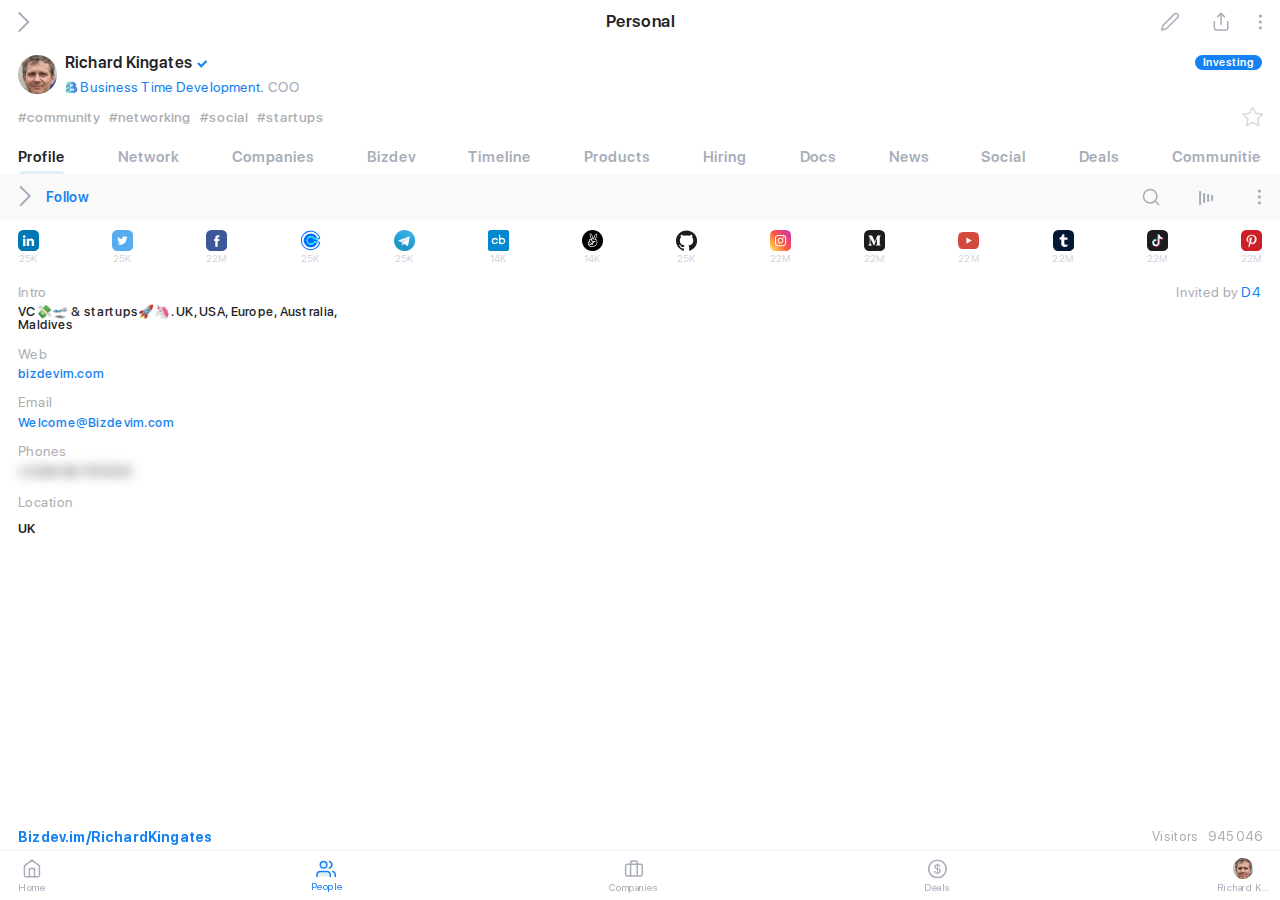
<file: index.html>
<!DOCTYPE html>
<html lang="en">
	<head>
		<meta http-equiv="refresh" content="0; URL=/markup/pages/account/index.html" />
		<title>Document</title>
	</head>
	<body>
		<script>
			document.addEventListener("DOMContentLoaded", (event) => {
				window.location.replace(
					"https://bizdevim.github.io/markup/pages/account/"
				);
			});
		</script>
	</body>
</html>
</file>
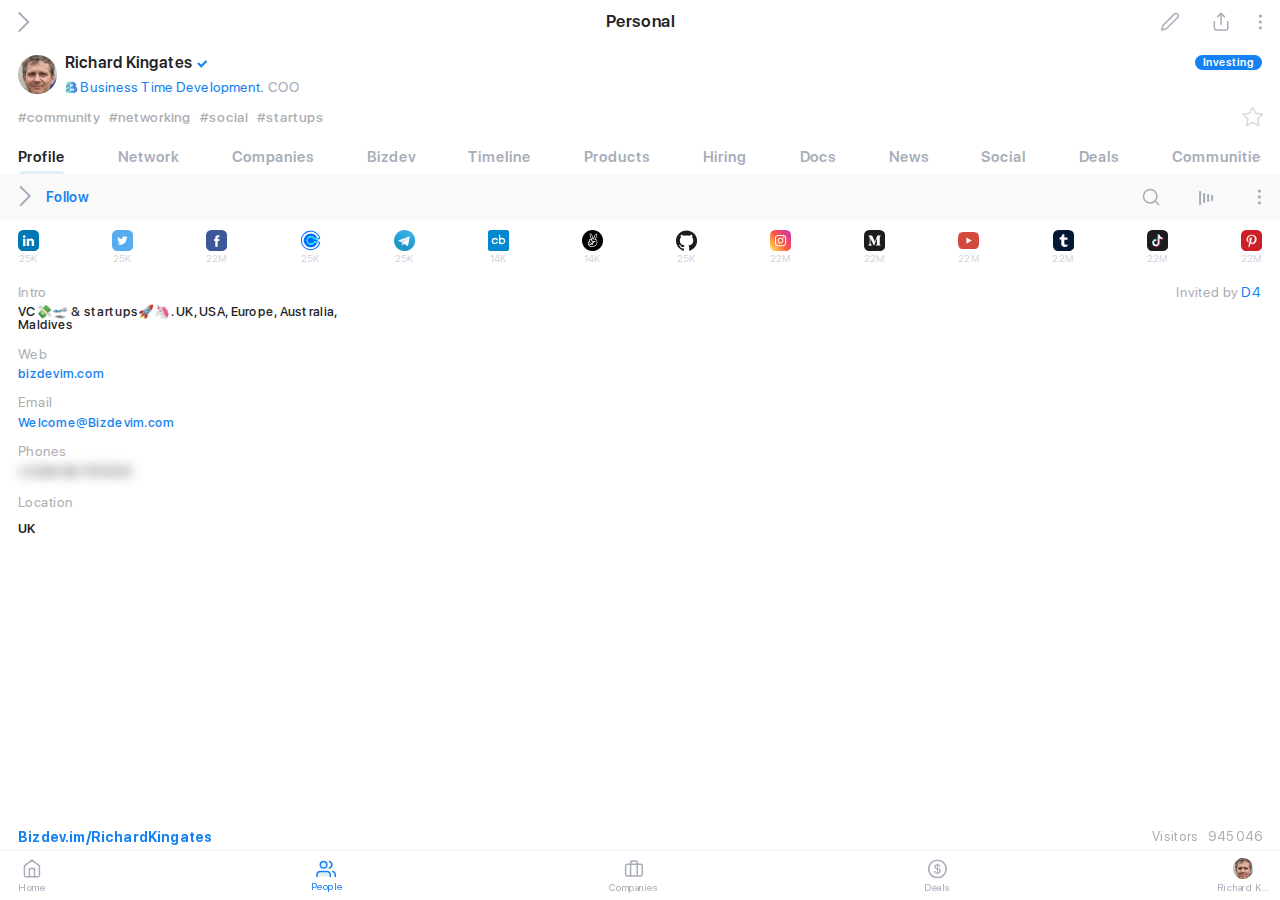
<file: pages/account/index.html>
<!DOCTYPE html>

<html lang="en">
	<head>
		<meta charset="UTF-8" />
		<meta http-equiv="X-UA-Compatible" content="IE=edge" />
		<meta name="viewport" content="width=device-width, initial-scale=1" />
		<link rel="stylesheet" href="../../styles/reset.css?v=3" />
		<link rel="stylesheet" href="../../styles/style.css?v=3" />
		<link rel="stylesheet" href="../../styles/account.css?v=3" />
		<link rel="stylesheet" href="../../fonts/fonts.css?v=3" />
		<script src="../../scripts/script.js" defer></script>
		<title>Bizdevim</title>
	</head>

	<body>
		<div class="wrapper">
			<div class="top_content">
				<header>
					<a href="../home/" class="arrow">
						<svg
							xmlns="http://www.w3.org/2000/svg"
							version="1.1"
							viewBox="0 0 11 20"
						>
							<use
								xlink:href="../../assets/sprites/sprite.svg#arrow"
							/>
						</svg>
					</a>

					<div class="header__title">Personal</div>

					<div class="header-btns">
						<button type="button" class="pencil">
							<svg
								xmlns="http://www.w3.org/2000/svg"
								version="1.1"
								viewBox="0 0 19 19"
							>
								<use
									xlink:href="../../assets/sprites/sprite.svg#pencil"
								/>
							</svg>
						</button>

						<button type="button" class="share">
							<svg
								xmlns="http://www.w3.org/2000/svg"
								version="1.1"
								viewBox="0 0 21 21"
							>
								<use
									xlink:href="../../assets/sprites/sprite.svg#share"
								/>
							</svg>
						</button>

						<button type="button" class="dots">
							<svg
								xmlns="http://www.w3.org/2000/svg"
								version="1.1"
								viewBox="0 0 4 16"
							>
								<use
									xlink:href="../../assets/sprites/sprite.svg#dots"
								/>
							</svg>
						</button>
					</div>
				</header>

				<div class="account">
					<div>
						<img
							class="account_avatar"
							src="../../assets/default/richard.png"
							alt=""
						/>

						<div>
							<div class="username">
								Richard Kingates

								<svg
									xmlns="http://www.w3.org/2000/svg"
									version="1.1"
									class="profile-verified"
									width="11"
									height="8"
									viewBox="0 0 11 8"
									fill="none"
								>
									<path
										fill-rule="evenodd"
										clip-rule="evenodd"
										d="M4.17789 4.78169L8.7379 0.22168L10.2401 1.72389L4.17789 7.78611L0.240112 3.84834L1.74232 2.34613L4.17789 4.78169Z"
										fill="#1682F1"
									/>
								</svg>
							</div>

							<div class="account_company">
								<img
									src="../../assets/general/bizdevim-logo.png"
									alt=""
									class="company_logo"
								/>

								<div class="company_name">
									Business Time Development...
								</div>

								<div class="company_position">COO</div>
							</div>
						</div>
					</div>

					<div class="role">Investing</div>
				</div>

				<div class="tags">
					<div class="tags-list">
						<div>#community</div>

						<div>#networking</div>

						<div>#social</div>

						<div>#startups</div>
					</div>

					<button type="button" class="tags-btn">
						<svg
							xmlns="http://www.w3.org/2000/svg"
							version="1.1"
							width="22"
							height="21"
							viewBox="0 0 22 21"
							fill="none"
						>
							<path
								d="M10.6669 1.25111L13.6527 7.26474L20.3296 8.23499L15.4982 12.9133L16.6385 19.5225L10.6669 16.4005L4.69527 19.5225L5.83548 12.9133L1.00409 8.23499L7.68107 7.26474L10.6669 1.25111Z"
								stroke="#D3D8D9"
								stroke-width="1.39694"
								stroke-linecap="round"
								stroke-linejoin="round"
							/>
						</svg>
					</button>
				</div>

				<div class="tabs__wrapper">
					<div class="tabs__buttons" role="tablist">
						<button
							type="button"
							class="tab-item tabItem active"
							role="tab"
							data-set="tab1"
							aria-selected="true"
							aria-controls="tab1"
						>
							Profile
						</button>

						<button
							type="button"
							class="tab-item tabItem"
							role="tab"
							aria-selected="false"
							aria-controls="tab2"
						>
							Network
						</button>

						<button
							type="button"
							class="tab-item tabItem"
							role="tab"
							aria-selected="false"
							aria-controls="tab3"
						>
							Companies
						</button>

						<button
							type="button"
							class="tab-item tabItem"
							role="tab"
							aria-selected="false"
							aria-controls="tab4"
						>
							Bizdev
						</button>

						<button
							type="button"
							class="tab-item tabItem"
							role="tab"
							aria-selected="false"
							aria-controls="tab5"
						>
							Timeline
						</button>

						<button
							type="button"
							class="tab-item tabItem"
							role="tab"
							aria-selected="false"
							aria-controls="tab6"
						>
							Products
						</button>

						<button
							type="button"
							class="tab-item tabItem"
							role="tab"
							aria-selected="false"
							aria-controls="tab7"
						>
							Hiring
						</button>

						<button
							type="button"
							class="tab-item tabItem"
							role="tab"
							aria-selected="false"
							aria-controls="tab8"
						>
							Docs
						</button>

						<button
							type="button"
							class="tab-item tabItem"
							role="tab"
							aria-selected="false"
							aria-controls="tab9"
						>
							News
						</button>

						<button
							type="button"
							class="tab-item tabItem"
							role="tab"
							data-set="tab10"
							aria-selected="false"
							aria-controls="tab10"
						>
							Social
						</button>

						<button
							type="button"
							class="tab-item tabItem"
							role="tab"
							aria-selected="false"
							aria-controls="tab11"
						>
							Deals
						</button>

						<button
							type="button"
							class="tab-item tabItem"
							role="tab"
							aria-selected="false"
							aria-controls="tab12"
						>
							Communities
						</button>

						<button
							type="button"
							class="tab-item tabItem"
							role="tab"
							aria-selected="false"
							aria-controls="tab13"
						>
							Events
						</button>

						<button
							type="button"
							class="tab-item tabItem"
							role="tab"
							aria-selected="false"
							aria-controls="tab14"
						>
							Schedule
						</button>

						<button
							type="button"
							class="tab-item tabItem"
							role="tab"
							aria-selected="false"
							aria-controls="tab15"
						>
							Awards
						</button>

						<button
							type="button"
							class="tab-item tabItem"
							role="tab"
							aria-selected="false"
							aria-controls="tab16"
						>
							Logs
						</button>

						<button
							type="button"
							class="tab-item tabItem"
							role="tab"
							aria-selected="false"
							aria-controls="tab17"
						>
							Message
						</button>
					</div>
				</div>

				<div class="follow">
					<div class="follow-left">
						<button type="button" class="arrow" id="tab_menu">
							<svg
								xmlns="http://www.w3.org/2000/svg"
								version="1.1"
								viewBox="0 0 12 20"
							>
								<use
									xlink:href="../../assets/sprites/sprite.svg#arrow"
								/>
							</svg>
						</button>

						<button class="followBtn" type="button">Follow</button>
						<div class="tab-menu__title" type="button">Tabs</div>
					</div>

					<div class="follow-right">
						<button type="button" class="search">
							<svg
								xmlns="http://www.w3.org/2000/svg"
								version="1.1"
								viewBox="0 0 18 18"
							>
								<use
									xlink:href="../../assets/sprites/sprite.svg#search"
								/>
							</svg>
						</button>

						<button type="button" class="wave">
							<svg
								xmlns="http://www.w3.org/2000/svg"
								version="1.1"
								viewBox="0 0 15 15"
							>
								<use
									xlink:href="../../assets/sprites/sprite.svg#wave"
								/>
							</svg>
						</button>

						<button type="button" class="dots">
							<svg
								xmlns="http://www.w3.org/2000/svg"
								version="1.1"
								viewBox="0 0 4 16"
							>
								<use
									xlink:href="../../assets/sprites/sprite.svg#dots"
								/>
							</svg>
						</button>
					</div>
				</div>
			</div>

			<div class="content__wrapper">
				<div
					class="content profile-tab active"
					aria-owns="tab1"
					id="tab1"
				>
					<div class="social">
						<a href="#" target="_blank">
							<svg
								xmlns="http://www.w3.org/2000/svg"
								version="1.1"
								width="20"
								height="20"
								viewBox="0 0 20 20"
								fill="none"
								xmlns="http://www.w3.org/2000/svg"
							>
								<use
									xlink:href="../../assets/socials/activeSocials.svg#linkedin"
								/>
							</svg>

							25K
						</a>

						<a href="#" target="_blank">
							<svg
								xmlns="http://www.w3.org/2000/svg"
								version="1.1"
								width="20"
								height="20"
								viewBox="0 0 20 20"
								fill="none"
							>
								<use
									xlink:href="../../assets/socials/activeSocials.svg#twitter"
								/>
							</svg>

							25K
						</a>

						<a href="#" target="_blank">
							<svg
								xmlns="http://www.w3.org/2000/svg"
								version="1.1"
								width="20"
								height="20"
								viewBox="0 0 20 20"
								fill="none"
								xmlns="http://www.w3.org/2000/svg"
							>
								<use
									xlink:href="../../assets/socials/activeSocials.svg#facebook"
								/>
							</svg>

							22M
						</a>

						<a href="#" target="_blank">
							<svg
								width="20"
								height="21"
								viewBox="0 0 20 21"
								fill="none"
								xmlns="http://www.w3.org/2000/svg"
							>
								<use
									xlink:href="../../assets/socials/activeSocials.svg#calendly"
								/>
							</svg>

							25K
						</a>

						<a href="#" target="_blank">
							<svg
								width="20"
								height="20"
								viewBox="0 0 20 20"
								fill="none"
								xmlns="http://www.w3.org/2000/svg"
							>
								<path
									fill-rule="evenodd"
									clip-rule="evenodd"
									d="M10 20C15.5228 20 20 15.5228 20 10C20 4.47715 15.5228 0 10 0C4.47715 0 0 4.47715 0 10C0 15.5228 4.47715 20 10 20Z"
									fill="url(#paint0_linear_4192_82893)"
								/>
								<path
									fill-rule="evenodd"
									clip-rule="evenodd"
									d="M8.16829 14.5827C7.84433 14.5827 7.89938 14.4604 7.78764 14.1519L6.83496 11.0165L14.1683 6.66602"
									fill="#C8DAEA"
								/>
								<path
									fill-rule="evenodd"
									clip-rule="evenodd"
									d="M8.16895 14.5826C8.41895 14.5826 8.5294 14.4683 8.66895 14.3326L10.0023 13.0361L8.33911 12.0332"
									fill="#A9C9DD"
								/>
								<path
									fill-rule="evenodd"
									clip-rule="evenodd"
									d="M8.33725 12.0348L12.3672 15.0122C12.8271 15.2659 13.159 15.1346 13.2736 14.5852L14.914 6.85498C15.0819 6.18163 14.6573 5.87623 14.2174 6.07596L4.58488 9.79021C3.92738 10.0539 3.93121 10.4208 4.46503 10.5842L6.93695 11.3557L12.6597 7.74532C12.9299 7.5815 13.1778 7.66957 12.9743 7.85019"
									fill="url(#paint1_linear_4192_82893)"
								/>
								<defs>
									<linearGradient
										id="paint0_linear_4192_82893"
										x1="7.501"
										y1="0.834"
										x2="2.501"
										y2="12.5"
										gradientUnits="userSpaceOnUse"
									>
										<stop stop-color="#37AEE2" />
										<stop offset="1" stop-color="#1E96C8" />
									</linearGradient>
									<linearGradient
										id="paint1_linear_4192_82893"
										x1="8.74875"
										y1="10.6149"
										x2="9.81723"
										y2="14.0711"
										gradientUnits="userSpaceOnUse"
									>
										<stop stop-color="#EFF7FC" />
										<stop offset="1" stop-color="white" />
									</linearGradient>
								</defs>
							</svg>

							25K
						</a>

						<a href="#" target="_blank">
							<svg
								xmlns="http://www.w3.org/2000/svg"
								version="1.1"
								width="20"
								height="20"
								viewBox="0 0 20 20"
								fill="none"
								xmlns="http://www.w3.org/2000/svg"
							>
								<use
									xlink:href="../../assets/socials/activeSocials.svg#crunchbase"
								/>
							</svg>

							14K
						</a>

						<a href="#" target="_blank">
							<svg
								xmlns="http://www.w3.org/2000/svg"
								version="1.1"
								width="20"
								height="20"
								viewBox="0 0 20 20"
								fill="none"
								xmlns="http://www.w3.org/2000/svg"
							>
								<use
									xlink:href="../../assets/socials/activeSocials.svg#angellist"
								/>
							</svg>

							14K
						</a>

						<a href="#" target="_blank">
							<svg
								xmlns="http://www.w3.org/2000/svg"
								version="1.1"
								width="20"
								height="20"
								viewBox="0 0 20 20"
								fill="none"
								xmlns="http://www.w3.org/2000/svg"
							>
								<use
									xlink:href="../../assets/socials/activeSocials.svg#github"
								/>
							</svg>

							25K
						</a>
						<a href="#" target="_blank">
							<svg
								xmlns="http://www.w3.org/2000/svg"
								version="1.1"
								width="20"
								height="20"
								viewBox="0 0 20 20"
								fill="none"
								xmlns="http://www.w3.org/2000/svg"
							>
								<rect
									width="20"
									height="20"
									rx="5"
									fill="url(#paint0_linear_4066_81092)"
								/>
								<path
									fill-rule="evenodd"
									clip-rule="evenodd"
									d="M10.0005 4.66666C8.55206 4.66666 8.37028 4.673 7.80139 4.69889C7.2336 4.72489 6.84604 4.81478 6.50693 4.94667C6.15615 5.08289 5.85859 5.26511 5.56214 5.56167C5.26547 5.85812 5.08325 6.15568 4.94658 6.50635C4.81436 6.84558 4.72435 7.23325 4.6988 7.80081C4.67335 8.3697 4.66669 8.55159 4.66669 10.0001C4.66669 11.4485 4.67313 11.6297 4.69891 12.1986C4.72502 12.7664 4.81491 13.154 4.94669 13.4931C5.08302 13.8439 5.26525 14.1414 5.56181 14.4379C5.85814 14.7345 6.1557 14.9172 6.50626 15.0534C6.8456 15.1853 7.23327 15.2752 7.80094 15.3012C8.36984 15.3271 8.55151 15.3334 9.99985 15.3334C11.4484 15.3334 11.6296 15.3271 12.1985 15.3012C12.7663 15.2752 13.1543 15.1853 13.4937 15.0534C13.8443 14.9172 14.1415 14.7345 14.4378 14.4379C14.7345 14.1414 14.9167 13.8439 15.0534 13.4932C15.1845 13.154 15.2745 12.7663 15.3011 12.1987C15.3267 11.6298 15.3334 11.4485 15.3334 10.0001C15.3334 8.55159 15.3267 8.36981 15.3011 7.80092C15.2745 7.23314 15.1845 6.84558 15.0534 6.50646C14.9167 6.15568 14.7345 5.85812 14.4378 5.56167C14.1411 5.265 13.8444 5.08278 13.4933 4.94667C13.1533 4.81478 12.7655 4.72489 12.1978 4.69889C11.6289 4.673 11.4478 4.66666 9.99885 4.66666H10.0005ZM9.52205 5.62778C9.66405 5.62756 9.8225 5.62778 10.0005 5.62778C11.4245 5.62778 11.5933 5.63289 12.1556 5.65845C12.6756 5.68223 12.9579 5.76912 13.1459 5.84212C13.3948 5.93878 13.5722 6.05434 13.7588 6.24101C13.9454 6.42768 14.061 6.60546 14.1579 6.85435C14.2309 7.04213 14.3179 7.32435 14.3415 7.84436C14.3671 8.40659 14.3727 8.57548 14.3727 9.99883C14.3727 11.4222 14.3671 11.5911 14.3415 12.1533C14.3178 12.6733 14.2309 12.9555 14.1579 13.1433C14.0612 13.3922 13.9454 13.5694 13.7588 13.756C13.5721 13.9426 13.3949 14.0582 13.1459 14.1549C12.9581 14.2282 12.6756 14.3149 12.1556 14.3386C11.5934 14.3642 11.4245 14.3698 10.0005 14.3698C8.57638 14.3698 8.4076 14.3642 7.84537 14.3386C7.32536 14.3146 7.04314 14.2278 6.85503 14.1548C6.60613 14.0581 6.42835 13.9425 6.24169 13.7559C6.05502 13.5692 5.93946 13.3919 5.84257 13.1429C5.76957 12.9551 5.68257 12.6729 5.6589 12.1528C5.63335 11.5906 5.62823 11.4217 5.62823 9.99749C5.62823 8.57326 5.63335 8.40525 5.6589 7.84303C5.68268 7.32302 5.76957 7.0408 5.84257 6.85279C5.93924 6.6039 6.05502 6.42612 6.24169 6.23945C6.42835 6.05278 6.60613 5.93723 6.85503 5.84034C7.04303 5.767 7.32536 5.68034 7.84537 5.65645C8.33737 5.63422 8.52804 5.62756 9.52205 5.62645V5.62778ZM12.8474 6.51335C12.4941 6.51335 12.2074 6.79968 12.2074 7.15313C12.2074 7.50647 12.4941 7.79314 12.8474 7.79314C13.2008 7.79314 13.4874 7.50647 13.4874 7.15313C13.4874 6.79979 13.2008 6.51313 12.8474 6.51313V6.51335ZM10.0005 7.26113C8.48792 7.26113 7.26158 8.48748 7.26158 10C7.26158 11.5126 8.48792 12.7384 10.0005 12.7384C11.5131 12.7384 12.739 11.5126 12.739 10C12.739 8.48748 11.513 7.26113 10.0004 7.26113H10.0005ZM10.0005 8.22225C10.9823 8.22225 11.7783 9.01815 11.7783 10C11.7783 10.9818 10.9823 11.7778 10.0005 11.7778C9.01859 11.7778 8.2227 10.9818 8.2227 10C8.2227 9.01815 9.01859 8.22225 10.0005 8.22225Z"
									fill="white"
								/>
								<defs>
									<linearGradient
										id="paint0_linear_4066_81092"
										x1="1.34283"
										y1="18.697"
										x2="19.8742"
										y2="2.65517"
										gradientUnits="userSpaceOnUse"
									>
										<stop stop-color="#FFDD55" />
										<stop
											offset="0.5"
											stop-color="#FF543E"
										/>
										<stop offset="1" stop-color="#C837AB" />
									</linearGradient>
								</defs>
							</svg>

							22M
						</a>
						<a href="#" target="_blank">
							<svg
								xmlns="http://www.w3.org/2000/svg"
								version="1.1"
								width="20"
								height="20"
								viewBox="0 0 20 20"
								fill="none"
								xmlns="http://www.w3.org/2000/svg"
							>
								<use
									xlink:href="../../assets/socials/activeSocials.svg#medium"
								/>
							</svg>

							22M
						</a>
						<a href="#" target="_blank">
							<svg
								xmlns="http://www.w3.org/2000/svg"
								version="1.1"
								width="20"
								height="20"
								viewBox="0 0 20 20"
								fill="none"
								xmlns="http://www.w3.org/2000/svg"
							>
								<use
									xlink:href="../../assets/socials/activeSocials.svg#youtube"
								/>
							</svg>

							22M
						</a>

						<a href="#" target="_blank">
							<svg
								xmlns="http://www.w3.org/2000/svg"
								version="1.1"
								width="20"
								height="20"
								viewBox="0 0 20 20"
								fill="none"
								xmlns="http://www.w3.org/2000/svg"
							>
								<use
									xlink:href="../../assets/socials/activeSocials.svg#tumbler"
								/>
							</svg>

							22M
						</a>

						<a href="#" target="_blank">
							<svg
								xmlns="http://www.w3.org/2000/svg"
								version="1.1"
								width="20"
								height="20"
								viewBox="0 0 20 20"
								fill="none"
								xmlns="http://www.w3.org/2000/svg"
							>
								<use
									xlink:href="../../assets/socials/activeSocials.svg#tiktok"
								/>
							</svg>

							22M
						</a>

						<a href="#" target="_blank">
							<svg
								xmlns="http://www.w3.org/2000/svg"
								version="1.1"
								width="20"
								height="20"
								viewBox="0 0 20 20"
								fill="none"
								xmlns="http://www.w3.org/2000/svg"
							>
								<use
									xlink:href="../../assets/socials/activeSocials.svg#pinterest"
								/>
							</svg>

							22M
						</a>
					</div>

					<div class="content__item intro">
						<div class="content_item__title">
							<div>Intro</div>

							<div>Invited by <a href="#">D4</a></div>
						</div>

						<div class="content__item__text">
							VC💸🛫 & startups🚀🦄. UK, USA, Europe, Australia,
							Maldives
						</div>
					</div>

					<div class="content__item web">
						<div class="content_item__title">Web</div>

						<div class="content__item__text">bizdevim.com</div>
					</div>

					<div class="content__item email">
						<div class="content_item__title">Email</div>

						<div class="content__item__text">
							Welcome@Bizdevim.com
						</div>
					</div>

					<div class="content__item phones">
						<div class="content_item__title">Phones</div>

						<div class="content__item__text">+1234 56 78 9101</div>
					</div>

					<div class="content__item location">
						<div class="content_item__title">Location</div>

						<div class="content__item__text">UK</div>
					</div>
				</div>

				<div class="content social-tab" aria-owns="tab10" id="tab10">
					<div class="social_list">
						<div class="social__item active">
							<div>
								<svg
									class="item__icon"
									width="20"
									height="20"
									viewBox="0 0 20 20"
									fill="none"
									xmlns="http://www.w3.org/2000/svg"
								>
									<use
										xlink:href="../../assets/socials/activeSocials.svg#linkedin"
									/>
								</svg>
								<div class="item__name">LinkedIn</div>
								<a href="#" class="item__link">/bizdevim</a>
							</div>
							<div class="item__counter">1 115 132</div>
						</div>
						<div class="social__item active">
							<div>
								<svg
									class="item__icon"
									width="20"
									height="20"
									viewBox="0 0 20 20"
									fill="none"
									xmlns="http://www.w3.org/2000/svg"
								>
									<use
										xlink:href="../../assets/socials/activeSocials.svg#twitter"
									/>
								</svg>
								<div class="item__name">Twitter</div>
								<a href="#" class="item__link">/bizdevim</a>
							</div>
							<div class="item__counter">1 354 144</div>
						</div>
						<div class="social__item active">
							<div>
								<svg
									class="item__icon"
									width="20"
									height="20"
									viewBox="0 0 20 20"
									fill="none"
									xmlns="http://www.w3.org/2000/svg"
								>
									<use
										xlink:href="../../assets/socials/activeSocials.svg#facebook"
									/>
								</svg>
								<div class="item__name">Facebook</div>
								<a href="#" class="item__link">/bizdevim</a>
							</div>
							<div class="item__counter">1 234 577</div>
						</div>
						<div class="social__item active">
							<div>
								<svg
									class="item__icon"
									width="20"
									height="21"
									viewBox="0 0 20 21"
									fill="none"
									xmlns="http://www.w3.org/2000/svg"
								>
									<rect
										y="0.0102539"
										width="20"
										height="20"
										rx="5"
										fill="url(#paint0_linear_1638_38779)"
									/>
									<path
										fill-rule="evenodd"
										clip-rule="evenodd"
										d="M10.0005 4.67676C8.552 4.67676 8.37022 4.68309 7.80133 4.70898C7.23354 4.73498 6.84598 4.82487 6.50687 4.95676C6.15609 5.09298 5.85853 5.27521 5.56208 5.57177C5.26541 5.86821 5.08319 6.16577 4.94652 6.51644C4.81429 6.85567 4.72429 7.24334 4.69874 7.8109C4.67329 8.3798 4.66663 8.56169 4.66663 10.0101C4.66663 11.4586 4.67307 11.6398 4.69885 12.2087C4.72496 12.7765 4.81485 13.1641 4.94663 13.5032C5.08296 13.854 5.26519 14.1515 5.56175 14.448C5.85808 14.7446 6.15564 14.9273 6.5062 15.0635C6.84554 15.1954 7.23321 15.2853 7.80088 15.3113C8.36978 15.3372 8.55144 15.3435 9.99979 15.3435C11.4484 15.3435 11.6296 15.3372 12.1985 15.3113C12.7663 15.2853 13.1543 15.1954 13.4936 15.0635C13.8443 14.9273 14.1414 14.7446 14.4377 14.448C14.7344 14.1515 14.9166 13.854 15.0533 13.5033C15.1844 13.1641 15.2744 12.7764 15.3011 12.2088C15.3266 11.6399 15.3333 11.4586 15.3333 10.0101C15.3333 8.56169 15.3266 8.37991 15.3011 7.81101C15.2744 7.24323 15.1844 6.85567 15.0533 6.51655C14.9166 6.16577 14.7344 5.86821 14.4377 5.57177C14.1411 5.2751 13.8444 5.09287 13.4933 4.95676C13.1533 4.82487 12.7655 4.73498 12.1977 4.70898C11.6288 4.68309 11.4477 4.67676 9.99879 4.67676H10.0005ZM9.52211 5.63788C9.66412 5.63765 9.82256 5.63788 10.0006 5.63788C11.4246 5.63788 11.5934 5.64299 12.1557 5.66854C12.6757 5.69232 12.9579 5.77921 13.1459 5.85221C13.3948 5.94888 13.5723 6.06444 13.7588 6.25111C13.9455 6.43777 14.0611 6.61555 14.1579 6.86444C14.2309 7.05222 14.3179 7.33445 14.3416 7.85446C14.3672 8.41668 14.3727 8.58557 14.3727 10.0089C14.3727 11.4323 14.3672 11.6012 14.3416 12.1634C14.3178 12.6834 14.2309 12.9656 14.1579 13.1534C14.0613 13.4023 13.9455 13.5795 13.7588 13.7661C13.5722 13.9527 13.3949 14.0683 13.1459 14.165C12.9581 14.2383 12.6757 14.325 12.1557 14.3487C11.5935 14.3743 11.4246 14.3799 10.0006 14.3799C8.57644 14.3799 8.40766 14.3743 7.84543 14.3487C7.32542 14.3247 7.0432 14.2379 6.85509 14.1649C6.60619 14.0682 6.42842 13.9526 6.24175 13.766C6.05508 13.5793 5.93952 13.402 5.84263 13.153C5.76963 12.9652 5.68263 12.683 5.65896 12.1629C5.63341 11.6007 5.6283 11.4318 5.6283 10.0076C5.6283 8.58335 5.63341 8.41535 5.65896 7.85312C5.68274 7.33312 5.76963 7.05089 5.84263 6.86289C5.9393 6.614 6.05508 6.43622 6.24175 6.24955C6.42842 6.06288 6.60619 5.94732 6.85509 5.85043C7.04309 5.7771 7.32542 5.69043 7.84543 5.66654C8.33744 5.64432 8.5281 5.63765 9.52211 5.63654V5.63788ZM12.8474 6.52344C12.494 6.52344 12.2074 6.80978 12.2074 7.16323C12.2074 7.51656 12.494 7.80323 12.8474 7.80323C13.2007 7.80323 13.4874 7.51656 13.4874 7.16323C13.4874 6.80989 13.2007 6.52322 12.8474 6.52322V6.52344ZM10.0004 7.27122C8.48786 7.27122 7.26152 8.49757 7.26152 10.0101C7.26152 11.5227 8.48786 12.7485 10.0004 12.7485C11.513 12.7485 12.7389 11.5227 12.7389 10.0101C12.7389 8.49757 11.5129 7.27122 10.0003 7.27122H10.0004ZM10.0003 8.23235C10.9821 8.23235 11.7781 9.02824 11.7781 10.0101C11.7781 10.9919 10.9821 11.7879 10.0003 11.7879C9.01843 11.7879 8.22253 10.9919 8.22253 10.0101C8.22253 9.02824 9.01843 8.23235 10.0003 8.23235V8.23235Z"
										fill="white"
									/>
									<defs>
										<linearGradient
											id="paint0_linear_1638_38779"
											x1="1.34283"
											y1="18.7073"
											x2="19.8742"
											y2="2.66543"
											gradientUnits="userSpaceOnUse"
										>
											<stop stop-color="#FFDD55" />
											<stop
												offset="0.5"
												stop-color="#FF543E"
											/>
											<stop
												offset="1"
												stop-color="#C837AB"
											/>
										</linearGradient>
									</defs>
								</svg>

								<div class="item__name">Instagram</div>
								<a href="#" class="item__link">/bizdevim</a>
							</div>
							<div class="item__counter">1 234 547</div>
						</div>
						<div class="social__item active">
							<div>
								<svg
									class="item__icon"
									width="20"
									height="20"
									viewBox="0 0 20 20"
									fill="none"
									xmlns="http://www.w3.org/2000/svg"
								>
									<use
										xlink:href="../../assets/socials/activeSocials.svg#youtube"
									/>
								</svg>
								<div class="item__name">YouTube</div>
								<a href="#" class="item__link">/bizdevim</a>
							</div>
							<div class="item__counter">1 547 234</div>
						</div>
						<div class="social__item">
							<div>
								<svg
									class="item__icon"
									width="20"
									height="20"
									viewBox="0 0 20 20"
									fill="none"
									xmlns="http://www.w3.org/2000/svg"
								>
									<use
										xlink:href="../../assets/socials/inactiveSocials.svg#telegram"
									/>
								</svg>
								<div class="item__name">Telegram</div>
								<a href="#" class="item__link"></a>
							</div>
							<div class="item__counter">N/A</div>
						</div>

						<div class="social__item">
							<div>
								<svg
									class="item__icon"
									width="20"
									height="20"
									viewBox="0 0 20 20"
									fill="none"
									xmlns="http://www.w3.org/2000/svg"
								>
									<use
										xlink:href="../../assets/socials/inactiveSocials.svg#calendly"
									/>
								</svg>
								<div class="item__name">Calendly</div>
								<a href="#" class="item__link"></a>
							</div>
							<div class="item__counter">N/A</div>
						</div>
						<div class="social__item">
							<div>
								<svg
									class="item__icon"
									width="20"
									height="20"
									viewBox="0 0 20 20"
									fill="none"
									xmlns="http://www.w3.org/2000/svg"
								>
									<use
										xlink:href="../../assets/socials/inactiveSocials.svg#crunchbase"
									/>
								</svg>
								<div class="item__name">Crunchbase</div>
								<a href="#" class="item__link"></a>
							</div>
							<div class="item__counter">N/A</div>
						</div>
						<div class="social__item">
							<div>
								<svg
									class="item__icon"
									width="20"
									height="20"
									viewBox="0 0 20 20"
									fill="none"
									xmlns="http://www.w3.org/2000/svg"
								>
									<use
										xlink:href="../../assets/socials/inactiveSocials.svg#angellist"
									/>
								</svg>
								<div class="item__name">Angellist</div>
								<a href="#" class="item__link"></a>
							</div>
							<div class="item__counter">N/A</div>
						</div>
						<div class="social__item">
							<div>
								<svg
									class="item__icon"
									width="20"
									height="20"
									viewBox="0 0 20 20"
									fill="none"
									xmlns="http://www.w3.org/2000/svg"
								>
									<use
										xlink:href="../../assets/socials/inactiveSocials.svg#github"
									/>
								</svg>
								<div class="item__name">GitHub</div>
								<a href="#" class="item__link"></a>
							</div>
							<div class="item__counter">N/A</div>
						</div>

						<div class="social__item">
							<div>
								<svg
									class="item__icon"
									width="20"
									height="21"
									viewBox="0 0 20 21"
									fill="none"
									xmlns="http://www.w3.org/2000/svg"
								>
									<use
										xlink:href="../../assets/socials/inactiveSocials.svg#medium"
									/>
								</svg>
								<div class="item__name">Medium</div>
								<a href="#" class="item__link"></a>
							</div>
							<div class="item__counter">N/A</div>
						</div>
						<div class="social__item">
							<div>
								<svg
									class="item__icon"
									width="20"
									height="20"
									viewBox="0 0 20 20"
									fill="none"
									xmlns="http://www.w3.org/2000/svg"
								>
									<use
										xlink:href="../../assets/socials/inactiveSocials.svg#tumbler"
									/>
								</svg>
								<div class="item__name">Tumbler</div>
								<a href="#" class="item__link"></a>
							</div>
							<div class="item__counter">N/A</div>
						</div>
						<div class="social__item">
							<div>
								<svg
									class="item__icon"
									width="20"
									height="21"
									viewBox="0 0 20 21"
									fill="none"
									xmlns="http://www.w3.org/2000/svg"
								>
									<use
										xlink:href="../../assets/socials/inactiveSocials.svg#tiktok"
									/>
								</svg>
								<div class="item__name">TikTok</div>
								<a href="#" class="item__link"></a>
							</div>
							<div class="item__counter">N/A</div>
						</div>
						<div class="social__item">
							<div>
								<svg
									class="item__icon"
									width="20"
									height="20"
									viewBox="0 0 20 20"
									fill="none"
									xmlns="http://www.w3.org/2000/svg"
								>
									<use
										xlink:href="../../assets/socials/inactiveSocials.svg#pinterest"
									/>
								</svg>
								<div class="item__name">Pinterest</div>
								<a href="#" class="item__link"></a>
							</div>
							<div class="item__counter">N/A</div>
						</div>
					</div>
				</div>

				<div class="content tab-menu-tab">
					<div class="tab-menu__list">
						<button
							type="button"
							class="tab-menu__item"
							role="tab"
							data-set="tab1"
							aria-selected="true"
							aria-controls="tab1"
						>
							<div>
								<svg
									width="20"
									height="20"
									viewBox="0 0 20 20"
									fill="none"
									xmlns="http://www.w3.org/2000/svg"
									class="item__icon"
								>
									<use
										xlink:href="../../assets/sprites/tabsprites.svg#user"
									/>
								</svg>
								<div class="item__title">Profile</div>
							</div>
							<div class="item__counter">10</div>
						</button>

						<button
							type="button"
							class="tab-menu__item"
							role="tab"
							data-set="tab2"
							aria-selected="false"
							aria-controls="tab2"
						>
							<div>
								<svg
									width="20"
									height="20"
									viewBox="0 0 20 20"
									fill="none"
									xmlns="http://www.w3.org/2000/svg"
									class="item__icon"
								>
									<use
										xlink:href="../../assets/sprites/tabsprites.svg#globe"
									/>
								</svg>
								<div class="item__title">Network</div>
							</div>
							<div class="item__counter">10</div>
						</button>

						<button
							type="button"
							class="tab-menu__item"
							role="tab"
							data-set="tab3"
							aria-selected="false"
							aria-controls="tab3"
						>
							<div>
								<svg
									width="20"
									height="20"
									viewBox="0 0 20 20"
									fill="none"
									xmlns="http://www.w3.org/2000/svg"
									class="item__icon"
								>
									<use
										xlink:href="../../assets/sprites/tabsprites.svg#briefcase"
									/>
								</svg>
								<div class="item__title">Companies</div>
							</div>
							<div class="item__counter">10</div>
						</button>

						<button
							type="button"
							class="tab-menu__item"
							role="tab"
							data-set="tab4"
							aria-selected="false"
							aria-controls="tab4"
						>
							<div>
								<svg
									width="20"
									height="20"
									viewBox="0 0 20 20"
									fill="none"
									xmlns="http://www.w3.org/2000/svg"
									class="item__icon"
								>
									<use
										xlink:href="../../assets/sprites/tabsprites.svg#tasks"
									/>
								</svg>
								<div class="item__title">Bizdev</div>
							</div>
							<div class="item__counter">10</div>
						</button>

						<button
							type="button"
							class="tab-menu__item"
							role="tab"
							data-set="tab5"
							aria-selected="false"
							aria-controls="tab5"
						>
							<div>
								<svg
									width="20"
									height="20"
									viewBox="0 0 20 20"
									fill="none"
									xmlns="http://www.w3.org/2000/svg"
									class="item__icon"
								>
									<use
										xlink:href="../../assets/sprites/tabsprites.svg#timeline"
									/>
								</svg>
								<div class="item__title">Timeline</div>
							</div>
							<div class="item__counter">10</div>
						</button>

						<button
							type="button"
							class="tab-menu__item"
							role="tab"
							data-set="tab6"
							aria-selected="false"
							aria-controls="tab6"
						>
							<div>
								<svg
									width="20"
									height="20"
									viewBox="0 0 20 20"
									fill="none"
									xmlns="http://www.w3.org/2000/svg"
									class="item__icon"
								>
									<use
										xlink:href="../../assets/sprites/tabsprites.svg#products"
									/>
								</svg>
								<div class="item__title">Products</div>
							</div>
							<div class="item__counter">10</div>
						</button>

						<button
							type="button"
							class="tab-menu__item"
							role="tab"
							data-set="tab7"
							aria-selected="false"
							aria-controls="tab7"
						>
							<div>
								<svg
									width="20"
									height="20"
									viewBox="0 0 20 20"
									fill="none"
									xmlns="http://www.w3.org/2000/svg"
									class="item__icon"
								>
									<use
										xlink:href="../../assets/sprites/tabsprites.svg#hire"
									/>
								</svg>
								<div class="item__title">Hiring</div>
							</div>
							<div class="item__counter">10</div>
						</button>

						<button
							type="button"
							class="tab-menu__item"
							role="tab"
							data-set="tab8"
							aria-selected="false"
							aria-controls="tab8"
						>
							<div>
								<svg
									width="20"
									height="20"
									viewBox="0 0 20 20"
									fill="none"
									xmlns="http://www.w3.org/2000/svg"
									class="item__icon"
								>
									<use
										xlink:href="../../assets/sprites/tabsprites.svg#docs"
									/>
								</svg>
								<div class="item__title">Docs</div>
							</div>
							<div class="item__counter">10</div>
						</button>

						<button
							type="button"
							class="tab-menu__item"
							role="tab"
							data-set="tab9"
							aria-selected="false"
							aria-controls="tab9"
						>
							<div>
								<svg
									width="20"
									height="20"
									viewBox="0 0 20 20"
									fill="none"
									xmlns="http://www.w3.org/2000/svg"
									class="item__icon"
								>
									<use
										xlink:href="../../assets/sprites/tabsprites.svg#news"
									/>
								</svg>
								<div class="item__title">News</div>
							</div>
							<div class="item__counter">10</div>
						</button>

						<button
							type="button"
							class="tab-menu__item"
							role="tab"
							data-set="tab10"
							aria-selected="false"
							aria-controls="tab10"
						>
							<div>
								<svg
									width="20"
									height="20"
									viewBox="0 0 20 20"
									fill="none"
									xmlns="http://www.w3.org/2000/svg"
									class="item__icon"
								>
									<use
										xlink:href="../../assets/sprites/tabsprites.svg#wrist"
									/>
								</svg>
								<div class="item__title">Social</div>
							</div>
							<div class="item__counter">10</div>
						</button>

						<button
							type="button"
							class="tab-menu__item"
							role="tab"
							data-set="tab11"
							aria-selected="false"
							aria-controls="tab11"
						>
							<div>
								<svg
									width="20"
									height="20"
									viewBox="0 0 20 20"
									fill="none"
									xmlns="http://www.w3.org/2000/svg"
									class="item__icon"
								>
									<use
										xlink:href="../../assets/sprites/tabsprites.svg#coin"
									/>
								</svg>
								<div class="item__title">Deals</div>
							</div>
							<div class="item__counter">10</div>
						</button>

						<button
							type="button"
							class="tab-menu__item"
							role="tab"
							data-set="tab12"
							aria-selected="false"
							aria-controls="tab12"
						>
							<div>
								<svg
									width="17"
									height="18"
									viewBox="0 0 17 18"
									fill="none"
									xmlns="http://www.w3.org/2000/svg"
									class="item__icon"
								>
									<use
										xlink:href="../../assets/sprites/tabsprites.svg#communities"
									/>
								</svg>
								<div class="item__title">Communities</div>
							</div>

							<div class="item__counter">10</div>
						</button>

						<button
							type="button"
							class="tab-menu__item"
							role="tab"
							data-set="tab13"
							aria-selected="false"
							aria-controls="tab13"
						>
							<div>
								<svg
									width="20"
									height="20"
									viewBox="0 0 20 20"
									fill="none"
									xmlns="http://www.w3.org/2000/svg"
									class="item__icon"
								>
									<use
										xlink:href="../../assets/sprites/tabsprites.svg#calendar"
									/>
								</svg>
								<div class="item__title">Events</div>
							</div>
							<div class="item__counter">10</div>
						</button>

						<button
							type="button"
							class="tab-menu__item"
							role="tab"
							data-set="tab14"
							aria-selected="false"
							aria-controls="tab14"
						>
							<div>
								<svg
									width="20"
									height="19"
									viewBox="0 0 20 19"
									fill="none"
									xmlns="http://www.w3.org/2000/svg"
									class="item__icon"
								>
									<use
										xlink:href="../../assets/sprites/tabsprites.svg#time"
									/>
								</svg>
								<div class="item__title">Schedule</div>
							</div>
							<div class="item__counter">10</div>
						</button>

						<button
							type="button"
							class="tab-menu__item"
							role="tab"
							data-set="tab15"
							aria-selected="false"
							aria-controls="tab15"
						>
							<div>
								<svg
									width="20"
									height="19"
									viewBox="0 0 20 19"
									fill="none"
									xmlns="http://www.w3.org/2000/svg"
									class="item__icon"
								>
									<use
										xlink:href="../../assets/sprites/tabsprites.svg#star"
									/>
								</svg>
								<div class="item__title">Awards</div>
							</div>
							<div class="item__counter">10</div>
						</button>

						<button
							type="button"
							class="tab-menu__item"
							role="tab"
							data-set="tab16"
							aria-selected="false"
							aria-controls="tab16"
						>
							<div>
								<svg
									width="18"
									height="15"
									viewBox="0 0 18 15"
									fill="none"
									xmlns="http://www.w3.org/2000/svg"
									class="item__icon"
								>
									<use
										xlink:href="../../assets/sprites/tabsprites.svg#logs"
									/>
								</svg>
								<div class="item__title">Logs</div>
							</div>
							<div class="item__counter">10</div>
						</button>

						<button
							type="button"
							class="tab-menu__item"
							role="tab"
							data-set="tab117"
							aria-selected="false"
							aria-controls="tab117"
						>
							<div>
								<svg
									width="18"
									height="18"
									viewBox="0 0 18 18"
									fill="none"
									xmlns="http://www.w3.org/2000/svg"
									class="item__icon"
								>
									<use
										xlink:href="../../assets/sprites/tabsprites.svg#message"
									/>
								</svg>
								<div class="item__title">Message</div>
							</div>
							<div class="item__counter">10</div>
						</button>
					</div>
				</div>
			</div>

			<div class="bottom_content">
				<div class="panel">
					<a href="/richardkingates">Bizdev.im/RichardKingates</a>

					<div class="visitors">
						Visitors
						<div class="visitors_amount">945 046</div>
					</div>
				</div>

				<ul class="nav">
					<li>
						<a href="../home/">
							<svg
								xmlns="http://www.w3.org/2000/svg"
								version="1.1"
								width="21"
								height="21"
								viewBox="0 0 21 21"
								fill="none"
							>
								<path
									d="M3.43396 7.91073L10.934 2.07739L18.434 7.91073V17.0774C18.434 17.5194 18.2584 17.9433 17.9458 18.2559C17.6332 18.5685 17.2093 18.7441 16.7673 18.7441H5.10063C4.6586 18.7441 4.23468 18.5685 3.92212 18.2559C3.60955 17.9433 3.43396 17.5194 3.43396 17.0774V7.91073Z"
									stroke="#A6ADB9"
									stroke-width="1.5"
									stroke-linecap="round"
									stroke-linejoin="round"
								/>

								<path
									d="M8.43396 18.7441V10.4108H13.434V18.7441"
									stroke="#A6ADB9"
									stroke-width="1.5"
									stroke-linecap="round"
									stroke-linejoin="round"
								/>
							</svg>

							Home
						</a>
					</li>

					<li class="active">
						<svg
							xmlns="http://www.w3.org/2000/svg"
							version="1.1"
							width="21"
							height="18"
							viewBox="0 0 21 18"
							fill="none"
						>
							<path
								d="M14.2673 16.4108V14.7441C14.2673 13.86 13.9161 13.0122 13.291 12.3871C12.6659 11.762 11.818 11.4108 10.934 11.4108H4.26729C3.38324 11.4108 2.53539 11.762 1.91027 12.3871C1.28515 13.0122 0.93396 13.86 0.93396 14.7441V16.4108"
								stroke="#A6ADB9"
								stroke-width="1.5"
								stroke-linecap="round"
								stroke-linejoin="round"
							/>

							<path
								d="M7.60061 8.07743C9.44156 8.07743 10.9339 6.58505 10.9339 4.7441C10.9339 2.90315 9.44156 1.41077 7.60061 1.41077C5.75966 1.41077 4.26727 2.90315 4.26727 4.7441C4.26727 6.58505 5.75966 8.07743 7.60061 8.07743Z"
								stroke="#A6ADB9"
								stroke-width="1.5"
								stroke-linecap="round"
								stroke-linejoin="round"
							/>

							<path
								d="M19.2673 16.4108V14.7442C19.2667 14.0056 19.0209 13.2881 18.5684 12.7044C18.1159 12.1207 17.4824 11.7038 16.7673 11.5192"
								stroke="#A6ADB9"
								stroke-width="1.5"
								stroke-linecap="round"
								stroke-linejoin="round"
							/>

							<path
								d="M13.434 1.51917C14.151 1.70275 14.7865 2.11975 15.2403 2.70442C15.6942 3.2891 15.9405 4.00819 15.9405 4.74833C15.9405 5.48847 15.6942 6.20756 15.2403 6.79224C14.7865 7.37691 14.151 7.79391 13.434 7.9775"
								stroke="#A6ADB9"
								stroke-width="1.5"
								stroke-linecap="round"
								stroke-linejoin="round"
							/>
						</svg>

						People
					</li>

					<li>
						<svg
							xmlns="http://www.w3.org/2000/svg"
							version="1.1"
							width="21"
							height="21"
							viewBox="0 0 21 21"
							fill="none"
						>
							<g clip-path="url(#clip0_201_1061)">
								<path
									d="M17.6006 6.24414H4.26728C3.34681 6.24414 2.60062 6.99033 2.60062 7.91081V16.2441C2.60062 17.1646 3.34681 17.9108 4.26728 17.9108H17.6006C18.5211 17.9108 19.2673 17.1646 19.2673 16.2441V7.91081C19.2673 6.99033 18.5211 6.24414 17.6006 6.24414Z"
									stroke="#A6ADB9"
									stroke-width="1.5"
									stroke-linecap="round"
									stroke-linejoin="round"
								/>

								<path
									d="M14.2673 17.9108V4.57743C14.2673 4.13541 14.0917 3.71148 13.7791 3.39892C13.4666 3.08636 13.0426 2.91077 12.6006 2.91077H9.26728C8.82526 2.91077 8.40133 3.08636 8.08877 3.39892C7.77621 3.71148 7.60062 4.13541 7.60062 4.57743V17.9108"
									stroke="#A6ADB9"
									stroke-width="1.5"
									stroke-linecap="round"
									stroke-linejoin="round"
								/>
							</g>

							<defs>
								<clipPath id="clip0_201_1061">
									<rect
										width="20"
										height="20"
										fill="white"
										transform="translate(0.93396 0.410767)"
									/>
								</clipPath>
							</defs>
						</svg>

						Companies
					</li>

					<li>
						<svg
							xmlns="http://www.w3.org/2000/svg"
							version="1.1"
							width="21"
							height="21"
							viewBox="0 0 21 21"
							fill="none"
						>
							<g clip-path="url(#clip0_201_1069)">
								<path
									d="M10.434 1.41077C5.18669 1.41077 0.93396 5.6635 0.93396 10.9108C0.93396 16.158 5.18669 20.4108 10.434 20.4108C15.6812 20.4108 19.934 16.158 19.934 10.9108C19.934 5.6635 15.6812 1.41077 10.434 1.41077ZM10.434 18.8002C6.07732 18.8002 2.54451 15.2674 2.54451 10.9108C2.54451 6.55413 6.07732 3.02131 10.434 3.02131C14.7906 3.02131 18.3234 6.55413 18.3234 10.9108C18.3234 15.2674 14.7906 18.8002 10.434 18.8002ZM11.447 10.4172L10.909 10.291V7.44475C11.7142 7.55608 12.2115 8.06077 12.2969 8.68049C12.308 8.76584 12.3785 8.82522 12.4638 8.82522H13.4176C13.5177 8.82522 13.5957 8.73987 13.5883 8.63967C13.4584 7.31858 12.3711 6.46877 10.9201 6.32405V5.6301C10.9201 5.53733 10.8422 5.4594 10.7494 5.4594H10.1519C10.0592 5.4594 9.98123 5.53733 9.98123 5.6301V6.33147C8.4783 6.4762 7.30564 7.30745 7.30564 8.85491C7.30564 10.2873 8.36326 10.9813 9.46912 11.2448L9.99236 11.3783V14.4028C9.05349 14.2766 8.53025 13.7756 8.42263 13.1039C8.4115 13.0223 8.33728 12.9629 8.25564 12.9629H7.27595C7.17576 12.9629 7.09783 13.0483 7.10525 13.1485C7.20173 14.3137 8.08494 15.3862 9.9738 15.5272V16.1914C9.9738 16.2842 10.0517 16.3621 10.1445 16.3621H10.7457C10.8385 16.3621 10.9164 16.2842 10.9164 16.1914L10.9127 15.5198C12.5715 15.375 13.759 14.4844 13.759 12.8887C13.7552 11.4155 12.8201 10.7586 11.447 10.4172ZM9.99236 10.0758C9.87361 10.0424 9.77341 10.009 9.67322 9.96819C8.95701 9.70842 8.62302 9.2928 8.62302 8.75471C8.62302 7.98655 9.20564 7.54495 9.99236 7.44475V10.0758ZM10.9052 14.4102V11.575C10.972 11.5936 11.0314 11.6084 11.0908 11.6233C12.0927 11.9276 12.4304 12.3543 12.4304 13.0037C12.4342 13.8313 11.8107 14.3285 10.9052 14.4102Z"
									fill="#A6ADB9"
								/>
							</g>

							<defs>
								<clipPath id="clip0_201_1069">
									<rect
										width="20"
										height="20"
										fill="white"
										transform="translate(0.93396 0.410767)"
									/>
								</clipPath>
							</defs>
						</svg>

						Deals
					</li>

					<li>
						<img
							class="menu-avatar"
							src="../../assets/default/richard.png"
							alt=""
						/>

						<div class="crop-name">Richard Kingates</div>
					</li>
				</ul>
			</div>
		</div>
	</body>
</html>
</file>
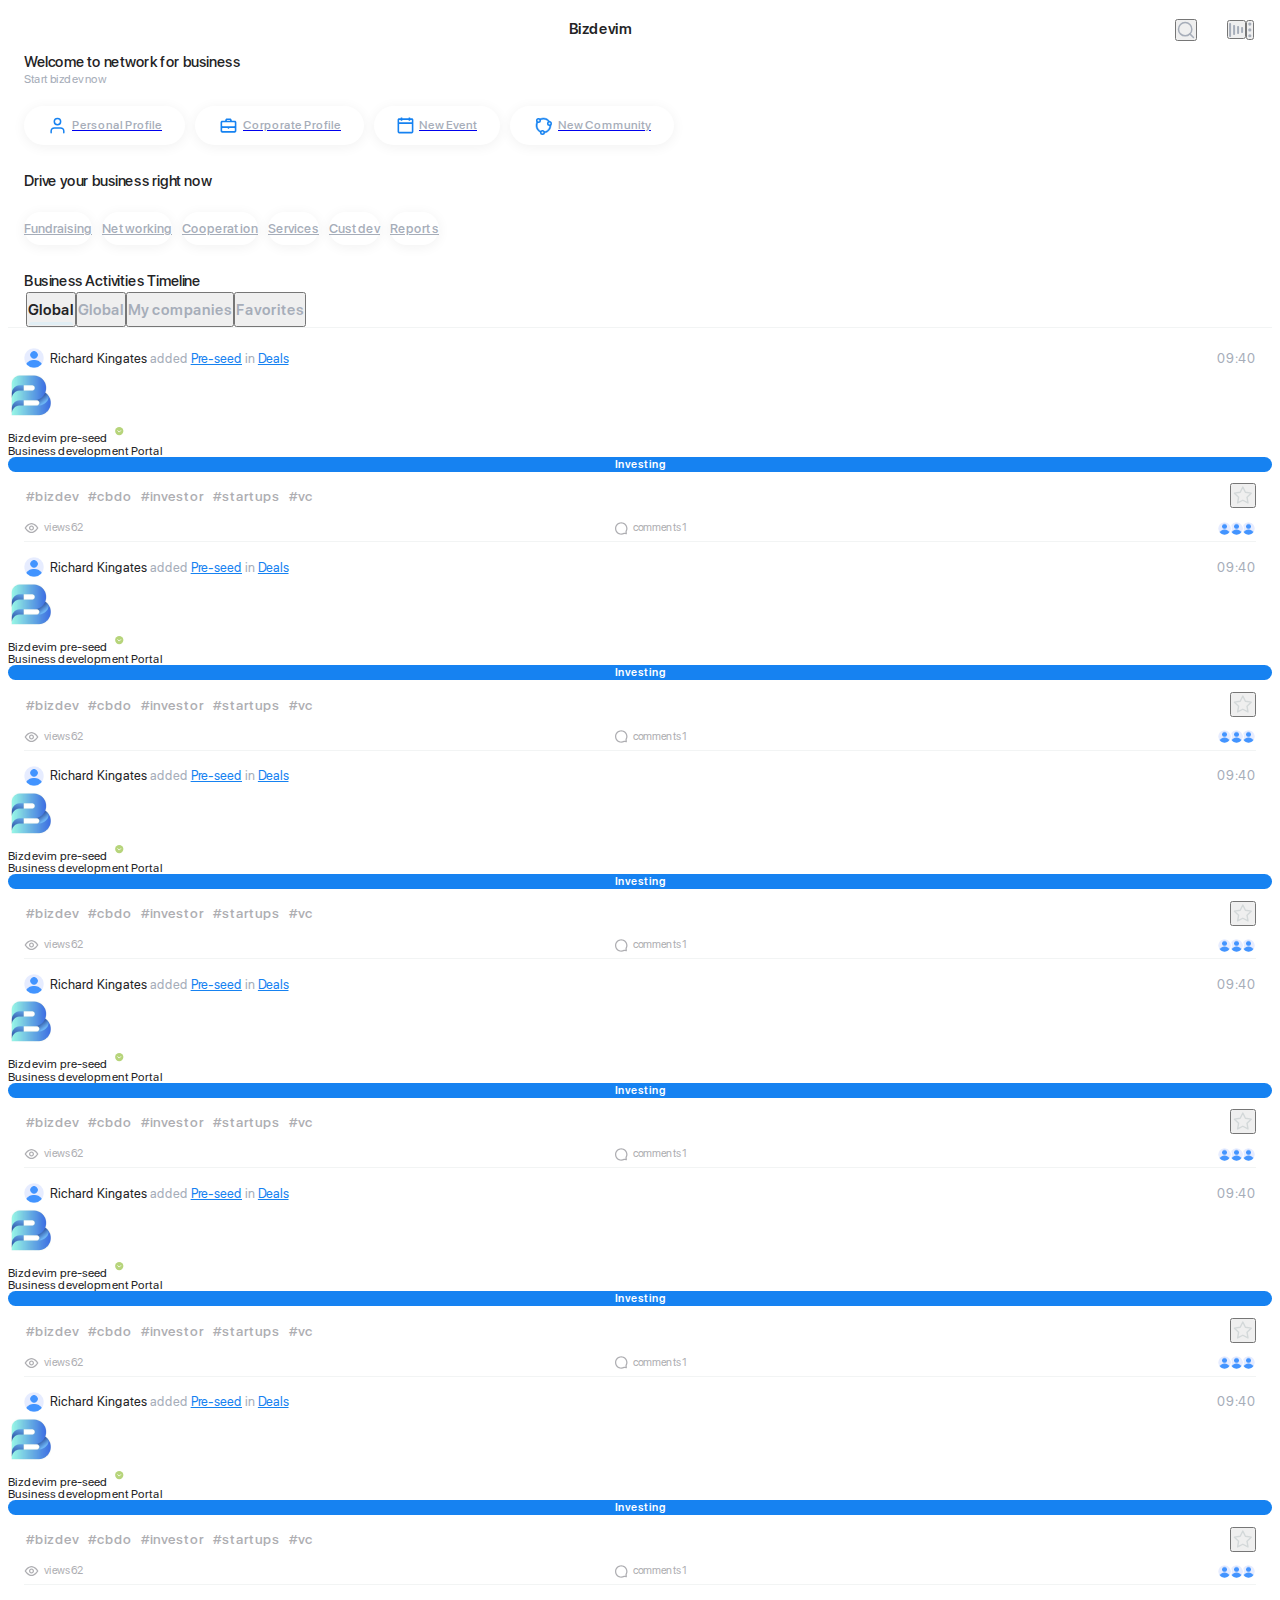
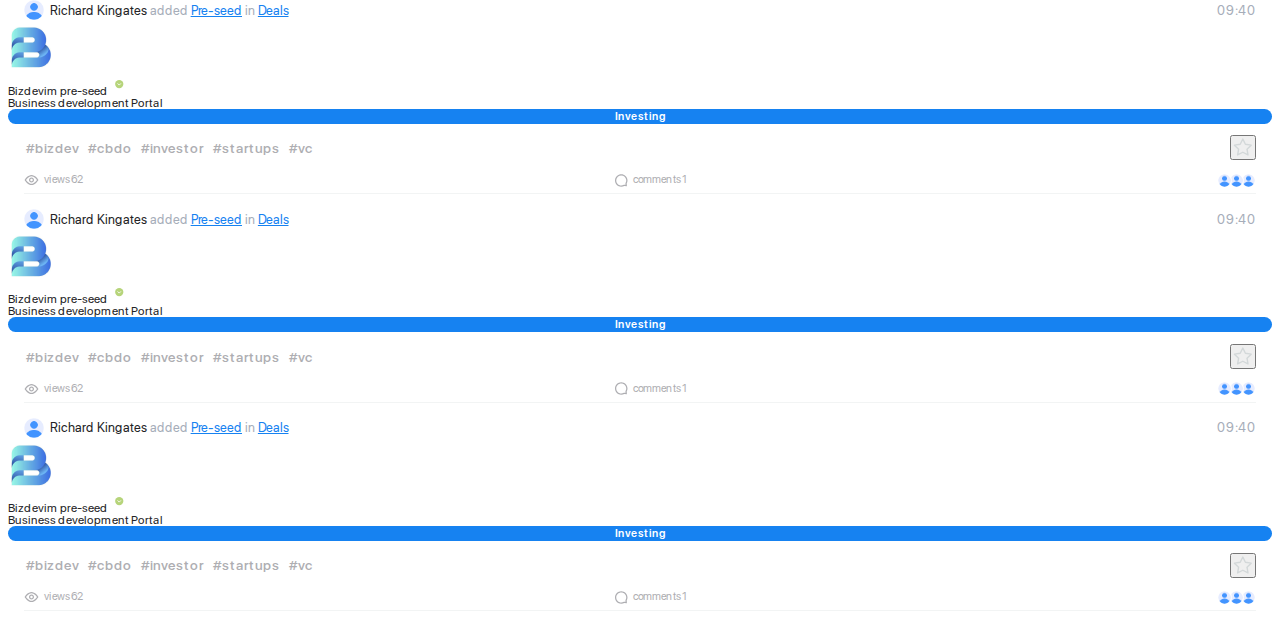
<file: pages/home/index.html>
<!DOCTYPE html>
<html lang="en">
	<head>
		<meta charset="UTF-8" />
		<meta http-equiv="X-UA-Compatible" content="IE=edge" />
		<meta name="viewport" content="width=device-width, initial-scale=1.0" />
		<link rel="stylesheet" href="../../styles/style.css" />
		<link rel="stylesheet" href="../../styles/home.css" />
		<link rel="stylesheet" href="../../fonts/fonts.css" />
		<title>Home</title>
	</head>
	<body>
		<div class="wrapper">
			<header>
				<div></div>
				<div class="header-text">Bizdevim</div>
				<div class="header-btns">
					<button>
						<svg width="18" height="18" viewBox="0 0 18 18" fill="none" xmlns="http://www.w3.org/2000/svg">
							<path d="M8.16667 14.8333C11.8486 14.8333 14.8333 11.8486 14.8333 8.16667C14.8333 4.48477 11.8486 1.5 8.16667 1.5C4.48477 1.5 1.5 4.48477 1.5 8.16667C1.5 11.8486 4.48477 14.8333 8.16667 14.8333Z" stroke="#A6ADB9" stroke-width="1.49439" stroke-linecap="round" stroke-linejoin="round"/>
							<path d="M16.5 16.5L12.875 12.875" stroke="#A6ADB9" stroke-width="1.49439" stroke-linecap="round" stroke-linejoin="round"/>
							</svg>
							
					</button>
					<button type="button">
						<svg
							width="15"
							height="15"
							viewBox="0 0 15 15"
							fill="none"
							xmlns="http://www.w3.org/2000/svg"
						>
							<path
								fill-rule="evenodd"
								clip-rule="evenodd"
								d="M0.0910196 13.9066C0.0910196 14.4589 0.538734 14.9066 1.09102 14.9066C1.6433 14.9066 2.09102 14.4589 2.09102 13.9066V1.95898C2.09102 1.4067 1.6433 0.958984 1.09102 0.958984C0.538734 0.958984 0.0910196 1.4067 0.0910196 1.95898V13.9066ZM5.09114 12.9141C4.53885 12.9141 4.09114 12.4664 4.09114 11.9141V3.9515C4.09114 3.39922 4.53885 2.9515 5.09114 2.9515C5.64342 2.9515 6.09114 3.39922 6.09114 3.9515V11.9141C6.09114 12.4664 5.64342 12.9141 5.09114 12.9141ZM9.09101 11.9178C8.53872 11.9178 8.09101 11.4701 8.09101 10.9178V4.94776C8.09101 4.39548 8.53872 3.94776 9.09101 3.94776C9.64329 3.94776 10.091 4.39548 10.091 4.94776V10.9178C10.091 11.4701 9.64329 11.9178 9.09101 11.9178ZM13.0911 10.9216C12.5388 10.9216 12.0911 10.4739 12.0911 9.92158V5.94402C12.0911 5.39174 12.5388 4.94402 13.0911 4.94402C13.6434 4.94402 14.0911 5.39174 14.0911 5.94402V9.92158C14.0911 10.4739 13.6434 10.9216 13.0911 10.9216Z"
								fill="#A6ADB9"
							/>
						</svg>
					</button>
					<button type="button">
						<svg
							width="4"
							height="16"
							viewBox="0 0 4 16"
							fill="none"
							xmlns="http://www.w3.org/2000/svg"
						>
							<path
								d="M2.66532 7.94523C2.66532 7.48499 2.29223 7.1119 1.83199 7.1119C1.37175 7.1119 0.998657 7.48499 0.998657 7.94523C0.998657 8.40547 1.37175 8.77856 1.83199 8.77856C2.29223 8.77856 2.66532 8.40547 2.66532 7.94523Z"
								stroke="#A6ADB9"
								stroke-width="1.5"
								stroke-linecap="round"
								stroke-linejoin="round"
							/>
							<path
								d="M2.66532 2.11186C2.66532 1.65162 2.29223 1.27852 1.83199 1.27852C1.37175 1.27852 0.998657 1.65162 0.998657 2.11186C0.998657 2.57209 1.37175 2.94519 1.83199 2.94519C2.29223 2.94519 2.66532 2.57209 2.66532 2.11186Z"
								stroke="#A6ADB9"
								stroke-width="1.5"
								stroke-linecap="round"
								stroke-linejoin="round"
							/>
							<path
								d="M2.66532 13.7785C2.66532 13.3182 2.29223 12.9451 1.83199 12.9451C1.37175 12.9451 0.998657 13.3182 0.998657 13.7785C0.998657 14.2387 1.37175 14.6118 1.83199 14.6118C2.29223 14.6118 2.66532 14.2387 2.66532 13.7785Z"
								stroke="#A6ADB9"
								stroke-width="1.5"
								stroke-linecap="round"
								stroke-linejoin="round"
							/>
						</svg>
					</button>
				</div>
			</header>
			<div class="home">
				<div class="sticky_wrapper sticky__menu">
					<div class="home__actions">
						<div class="title">
							Welcome to network for business <br />
							<span>Start bizdev now</span>
						</div>
						<div class="actions__btns">
							<a href="../account/">
								<img
									src="../../assets/general/human.svg"
									alt=""
								/>
								<span> Personal Profile</span>
							</a>
							<a href="../create-corporate/">
								<img
									src="../../assets/general/case.svg"
									alt=""
								/>
								<span> Corporate Profile</span>
							</a>
							<a href="#">
								<img
									src="../../assets/general/calendar.svg"
									alt=""
								/>
								<span> New Event </span>
							</a>
							<a href="#">
								<img
									src="../../assets/general/community.svg"
									alt=""
								/>
								<span> New Community</span>
							</a>
						</div>
					</div>
					<div class="home__links">
						<div class="title">
							Drive your business right now <br />
						</div>
						<div class="links__btns">
							<a href="">Fundraising</a>
							<a href="">Networking</a>
							<a href="">Cooperation</a>
							<a href="">Services</a>
							<a href="">Custdev</a>
							<a href="">Reports</a>
						</div>
					</div>
				</div>
				<div class="home__timeline">
					<div class="sticky_wrapper sticky__tabs">
						<div class="title">Business Activities Timeline</div>
						<div class="tabs">
							<div class="tabs__wrapper">
								<div class="tabs__buttons" role="tablist">
									<button
										type="button"
										class="tab-item tabItem active"
									>
										Global
									</button>
									<button
										type="button"
										class="tab-item tabItem"
									>
										Global
									</button>
									<button
										type="button"
										class="tab-item tabItem"
									>
										My companies
									</button>
									<button
										type="button"
										class="tab-item tabItem"
									>
										Favorites
									</button>
								</div>
							</div>
						</div>
					</div>
					<div class="timeline__feed">
						<div class="global">
							<div class="item">
								<div class="action__info">
									<div>
										<img
											src="../../assets/default/user.png"
											alt=""
										/>&nbsp; Richard Kingates&nbsp;
										<span>added</span>&nbsp;
										<a href="">Pre-seed</a>&nbsp;
										<span>in</span>&nbsp;
										<a href="">Deals</a>
									</div>
									<span class="time">09:40</span>
								</div>
								<div class="main_info">
									<div>
										<img
											class="avatar"
											src="../../assets/general/ava.png"
											alt=""
										/>
										<div>
											<span>
												Bizdevim pre-seed
												<svg
													class="profile-verified"
													width="20"
													height="21"
													viewBox="0 0 20 21"
													fill="none"
												>
													<circle
														cx="9.50061"
														cy="9.78586"
														r="7.5"
														fill="#B6D47A"
													/>
													<path
														d="M7.00061 9.05817L9.50061 11.5582L12.0006 9.05817"
														stroke="white"
														stroke-width="1.64991"
														stroke-linecap="round"
														stroke-linejoin="round"
													/>
												</svg>
											</span>
											<div class="account_company">
												Business development Portal
											</div>
										</div>
									</div>
									<div class="role">Investing</div>
								</div>
								<div class="tags">
									<div class="tags-list list-reset">
										<div>#bizdev</div>
										<div>#cbdo</div>
										<div>#investor</div>
										<div>#startups</div>
										<div>#vc</div>
									</div>
									<button type="button" class="tags-btn">
										<svg
											width="21"
											height="21"
											viewBox="0 0 21 21"
											fill="none"
										>
											<path
												d="M10.2557 2.0256L12.8307 7.24227L18.589 8.08394L14.4224 12.1423L15.4057 17.8756L10.2557 15.1673L5.1057 17.8756L6.08903 12.1423L1.92236 8.08394L7.6807 7.24227L10.2557 2.0256Z"
												stroke="#D3D8D9"
												stroke-width="1.39145"
												stroke-linecap="round"
												stroke-linejoin="round"
											/>
										</svg>
									</button>
								</div>
								<div class="activities">
									<div class="views">
										<svg
											width="15"
											height="10"
											viewBox="0 0 15 10"
											fill="none"
											xmlns="http://www.w3.org/2000/svg"
										>
											<path
												fill-rule="evenodd"
												clip-rule="evenodd"
												d="M7.50014 0C9.20485 0 10.8349 0.89414 12.3541 2.36322C12.8723 2.8644 13.3412 3.39947 13.7539 3.93476C14.003 4.25778 14.1798 4.51187 14.2767 4.66325L14.492 5L14.2767 5.33675C14.1798 5.48813 14.003 5.74222 13.7539 6.06524C13.3412 6.60053 12.8723 7.1356 12.3541 7.63678C10.8349 9.10586 9.20485 10 7.50014 10C5.79542 10 4.16534 9.10586 2.64621 7.63678C2.12794 7.1356 1.65908 6.60053 1.24633 6.06524C0.997265 5.74222 0.820433 5.48813 0.723614 5.33675L0.50824 5L0.723614 4.66325C0.820433 4.51187 0.997265 4.25778 1.24633 3.93476C1.65908 3.39947 2.12794 2.8644 2.64621 2.36322C4.16534 0.89414 5.79542 0 7.50014 0ZM12.764 4.69805C12.3861 4.20795 11.9565 3.71763 11.4851 3.26178C10.1767 1.99648 8.81581 1.25 7.50014 1.25C6.18446 1.25 4.82357 1.99648 3.51516 3.26178C3.04379 3.71763 2.61413 4.20795 2.23623 4.69805C2.15461 4.8039 2.07919 4.90489 2.01024 5C2.07919 5.09511 2.15461 5.1961 2.23623 5.30195C2.61413 5.79205 3.04379 6.28237 3.51516 6.73822C4.82357 8.00352 6.18446 8.75 7.50014 8.75C8.81581 8.75 10.1767 8.00352 11.4851 6.73822C11.9565 6.28237 12.3861 5.79205 12.764 5.30195C12.8457 5.1961 12.9211 5.09511 12.99 5C12.9211 4.90489 12.8457 4.8039 12.764 4.69805ZM5.00014 5C5.00014 6.38071 6.11942 7.5 7.50014 7.5C8.88085 7.5 10.0001 6.38071 10.0001 5C10.0001 3.61929 8.88085 2.5 7.50014 2.5C6.11942 2.5 5.00014 3.61929 5.00014 5ZM8.75014 5C8.75014 5.69036 8.19049 6.25 7.50014 6.25C6.80978 6.25 6.25014 5.69036 6.25014 5C6.25014 4.30964 6.80978 3.75 7.50014 3.75C8.19049 3.75 8.75014 4.30964 8.75014 5Z"
												fill="#AEAEB2"
											/>
										</svg>
										views&nbsp; <span>62</span>
									</div>
									<div class="comments">
										<svg
											width="13"
											height="13"
											viewBox="0 0 13 13"
											fill="none"
											xmlns="http://www.w3.org/2000/svg"
										>
											<path
												fill-rule="evenodd"
												clip-rule="evenodd"
												d="M6.25012 12.75C7.32797 12.75 8.36701 12.4762 9.2873 11.9636L11.9343 12.1842L11.7137 9.53718C12.2264 8.61689 12.5001 7.57785 12.5001 6.5C12.5001 3.04822 9.7019 0.25 6.25012 0.25C2.79834 0.25 0.00012207 3.04822 0.00012207 6.5C0.00012207 9.95178 2.79834 12.75 6.25012 12.75ZM8.82199 10.7888L8.99487 10.6849L10.5659 10.8158L10.435 9.24475L10.5389 9.07187C11.002 8.30152 11.2501 7.41971 11.2501 6.5C11.2501 3.73858 9.01155 1.5 6.25012 1.5C3.4887 1.5 1.25012 3.73858 1.25012 6.5C1.25012 9.26142 3.4887 11.5 6.25012 11.5C7.16983 11.5 8.05164 11.2519 8.82199 10.7888Z"
												fill="#AEAEB2"
											/>
										</svg>
										comments&nbsp; <span>1</span>
									</div>
									<div class="commentators">
										<img
											src="../../assets/default/user.png"
											alt=""
										/><img
											src="../../assets/default/user.png"
											alt=""
										/><img
											src="../../assets/default/user.png"
											alt=""
										/>
									</div>
								</div>
								<hr />
							</div>
							<div class="item">
								<div class="action__info">
									<div>
										<img
											src="../../assets/default/user.png"
											alt=""
										/>&nbsp; Richard Kingates&nbsp;
										<span>added</span>&nbsp;
										<a href="">Pre-seed</a>&nbsp;
										<span>in</span>&nbsp;
										<a href="">Deals</a>
									</div>
									<span class="time">09:40</span>
								</div>
								<div class="main_info">
									<div>
										<img
											class="avatar"
											src="../../assets/general/ava.png"
											alt=""
										/>
										<div>
											<span>
												Bizdevim pre-seed
												<svg
													class="profile-verified"
													width="20"
													height="21"
													viewBox="0 0 20 21"
													fill="none"
												>
													<circle
														cx="9.50061"
														cy="9.78586"
														r="7.5"
														fill="#B6D47A"
													/>
													<path
														d="M7.00061 9.05817L9.50061 11.5582L12.0006 9.05817"
														stroke="white"
														stroke-width="1.64991"
														stroke-linecap="round"
														stroke-linejoin="round"
													/>
												</svg>
											</span>
											<div class="account_company">
												Business development Portal
											</div>
										</div>
									</div>
									<div class="role">Investing</div>
								</div>
								<div class="tags">
									<div class="tags-list list-reset">
										<div>#bizdev</div>
										<div>#cbdo</div>
										<div>#investor</div>
										<div>#startups</div>
										<div>#vc</div>
									</div>
									<button type="button" class="tags-btn">
										<svg
											width="21"
											height="21"
											viewBox="0 0 21 21"
											fill="none"
										>
											<path
												d="M10.2557 2.0256L12.8307 7.24227L18.589 8.08394L14.4224 12.1423L15.4057 17.8756L10.2557 15.1673L5.1057 17.8756L6.08903 12.1423L1.92236 8.08394L7.6807 7.24227L10.2557 2.0256Z"
												stroke="#D3D8D9"
												stroke-width="1.39145"
												stroke-linecap="round"
												stroke-linejoin="round"
											/>
										</svg>
									</button>
								</div>
								<div class="activities">
									<div class="views">
										<svg
											width="15"
											height="10"
											viewBox="0 0 15 10"
											fill="none"
											xmlns="http://www.w3.org/2000/svg"
										>
											<path
												fill-rule="evenodd"
												clip-rule="evenodd"
												d="M7.50014 0C9.20485 0 10.8349 0.89414 12.3541 2.36322C12.8723 2.8644 13.3412 3.39947 13.7539 3.93476C14.003 4.25778 14.1798 4.51187 14.2767 4.66325L14.492 5L14.2767 5.33675C14.1798 5.48813 14.003 5.74222 13.7539 6.06524C13.3412 6.60053 12.8723 7.1356 12.3541 7.63678C10.8349 9.10586 9.20485 10 7.50014 10C5.79542 10 4.16534 9.10586 2.64621 7.63678C2.12794 7.1356 1.65908 6.60053 1.24633 6.06524C0.997265 5.74222 0.820433 5.48813 0.723614 5.33675L0.50824 5L0.723614 4.66325C0.820433 4.51187 0.997265 4.25778 1.24633 3.93476C1.65908 3.39947 2.12794 2.8644 2.64621 2.36322C4.16534 0.89414 5.79542 0 7.50014 0ZM12.764 4.69805C12.3861 4.20795 11.9565 3.71763 11.4851 3.26178C10.1767 1.99648 8.81581 1.25 7.50014 1.25C6.18446 1.25 4.82357 1.99648 3.51516 3.26178C3.04379 3.71763 2.61413 4.20795 2.23623 4.69805C2.15461 4.8039 2.07919 4.90489 2.01024 5C2.07919 5.09511 2.15461 5.1961 2.23623 5.30195C2.61413 5.79205 3.04379 6.28237 3.51516 6.73822C4.82357 8.00352 6.18446 8.75 7.50014 8.75C8.81581 8.75 10.1767 8.00352 11.4851 6.73822C11.9565 6.28237 12.3861 5.79205 12.764 5.30195C12.8457 5.1961 12.9211 5.09511 12.99 5C12.9211 4.90489 12.8457 4.8039 12.764 4.69805ZM5.00014 5C5.00014 6.38071 6.11942 7.5 7.50014 7.5C8.88085 7.5 10.0001 6.38071 10.0001 5C10.0001 3.61929 8.88085 2.5 7.50014 2.5C6.11942 2.5 5.00014 3.61929 5.00014 5ZM8.75014 5C8.75014 5.69036 8.19049 6.25 7.50014 6.25C6.80978 6.25 6.25014 5.69036 6.25014 5C6.25014 4.30964 6.80978 3.75 7.50014 3.75C8.19049 3.75 8.75014 4.30964 8.75014 5Z"
												fill="#AEAEB2"
											/>
										</svg>
										views&nbsp; <span>62</span>
									</div>
									<div class="comments">
										<svg
											width="13"
											height="13"
											viewBox="0 0 13 13"
											fill="none"
											xmlns="http://www.w3.org/2000/svg"
										>
											<path
												fill-rule="evenodd"
												clip-rule="evenodd"
												d="M6.25012 12.75C7.32797 12.75 8.36701 12.4762 9.2873 11.9636L11.9343 12.1842L11.7137 9.53718C12.2264 8.61689 12.5001 7.57785 12.5001 6.5C12.5001 3.04822 9.7019 0.25 6.25012 0.25C2.79834 0.25 0.00012207 3.04822 0.00012207 6.5C0.00012207 9.95178 2.79834 12.75 6.25012 12.75ZM8.82199 10.7888L8.99487 10.6849L10.5659 10.8158L10.435 9.24475L10.5389 9.07187C11.002 8.30152 11.2501 7.41971 11.2501 6.5C11.2501 3.73858 9.01155 1.5 6.25012 1.5C3.4887 1.5 1.25012 3.73858 1.25012 6.5C1.25012 9.26142 3.4887 11.5 6.25012 11.5C7.16983 11.5 8.05164 11.2519 8.82199 10.7888Z"
												fill="#AEAEB2"
											/>
										</svg>
										comments&nbsp; <span>1</span>
									</div>
									<div class="commentators">
										<img
											src="../../assets/default/user.png"
											alt=""
										/><img
											src="../../assets/default/user.png"
											alt=""
										/><img
											src="../../assets/default/user.png"
											alt=""
										/>
									</div>
								</div>
								<hr />
							</div>
							<div class="item">
								<div class="action__info">
									<div>
										<img
											src="../../assets/default/user.png"
											alt=""
										/>&nbsp; Richard Kingates&nbsp;
										<span>added</span>&nbsp;
										<a href="">Pre-seed</a>&nbsp;
										<span>in</span>&nbsp;
										<a href="">Deals</a>
									</div>
									<span class="time">09:40</span>
								</div>
								<div class="main_info">
									<div>
										<img
											class="avatar"
											src="../../assets/general/ava.png"
											alt=""
										/>
										<div>
											<span>
												Bizdevim pre-seed
												<svg
													class="profile-verified"
													width="20"
													height="21"
													viewBox="0 0 20 21"
													fill="none"
												>
													<circle
														cx="9.50061"
														cy="9.78586"
														r="7.5"
														fill="#B6D47A"
													/>
													<path
														d="M7.00061 9.05817L9.50061 11.5582L12.0006 9.05817"
														stroke="white"
														stroke-width="1.64991"
														stroke-linecap="round"
														stroke-linejoin="round"
													/>
												</svg>
											</span>
											<div class="account_company">
												Business development Portal
											</div>
										</div>
									</div>
									<div class="role">Investing</div>
								</div>
								<div class="tags">
									<div class="tags-list list-reset">
										<div>#bizdev</div>
										<div>#cbdo</div>
										<div>#investor</div>
										<div>#startups</div>
										<div>#vc</div>
									</div>
									<button type="button" class="tags-btn">
										<svg
											width="21"
											height="21"
											viewBox="0 0 21 21"
											fill="none"
										>
											<path
												d="M10.2557 2.0256L12.8307 7.24227L18.589 8.08394L14.4224 12.1423L15.4057 17.8756L10.2557 15.1673L5.1057 17.8756L6.08903 12.1423L1.92236 8.08394L7.6807 7.24227L10.2557 2.0256Z"
												stroke="#D3D8D9"
												stroke-width="1.39145"
												stroke-linecap="round"
												stroke-linejoin="round"
											/>
										</svg>
									</button>
								</div>
								<div class="activities">
									<div class="views">
										<svg
											width="15"
											height="10"
											viewBox="0 0 15 10"
											fill="none"
											xmlns="http://www.w3.org/2000/svg"
										>
											<path
												fill-rule="evenodd"
												clip-rule="evenodd"
												d="M7.50014 0C9.20485 0 10.8349 0.89414 12.3541 2.36322C12.8723 2.8644 13.3412 3.39947 13.7539 3.93476C14.003 4.25778 14.1798 4.51187 14.2767 4.66325L14.492 5L14.2767 5.33675C14.1798 5.48813 14.003 5.74222 13.7539 6.06524C13.3412 6.60053 12.8723 7.1356 12.3541 7.63678C10.8349 9.10586 9.20485 10 7.50014 10C5.79542 10 4.16534 9.10586 2.64621 7.63678C2.12794 7.1356 1.65908 6.60053 1.24633 6.06524C0.997265 5.74222 0.820433 5.48813 0.723614 5.33675L0.50824 5L0.723614 4.66325C0.820433 4.51187 0.997265 4.25778 1.24633 3.93476C1.65908 3.39947 2.12794 2.8644 2.64621 2.36322C4.16534 0.89414 5.79542 0 7.50014 0ZM12.764 4.69805C12.3861 4.20795 11.9565 3.71763 11.4851 3.26178C10.1767 1.99648 8.81581 1.25 7.50014 1.25C6.18446 1.25 4.82357 1.99648 3.51516 3.26178C3.04379 3.71763 2.61413 4.20795 2.23623 4.69805C2.15461 4.8039 2.07919 4.90489 2.01024 5C2.07919 5.09511 2.15461 5.1961 2.23623 5.30195C2.61413 5.79205 3.04379 6.28237 3.51516 6.73822C4.82357 8.00352 6.18446 8.75 7.50014 8.75C8.81581 8.75 10.1767 8.00352 11.4851 6.73822C11.9565 6.28237 12.3861 5.79205 12.764 5.30195C12.8457 5.1961 12.9211 5.09511 12.99 5C12.9211 4.90489 12.8457 4.8039 12.764 4.69805ZM5.00014 5C5.00014 6.38071 6.11942 7.5 7.50014 7.5C8.88085 7.5 10.0001 6.38071 10.0001 5C10.0001 3.61929 8.88085 2.5 7.50014 2.5C6.11942 2.5 5.00014 3.61929 5.00014 5ZM8.75014 5C8.75014 5.69036 8.19049 6.25 7.50014 6.25C6.80978 6.25 6.25014 5.69036 6.25014 5C6.25014 4.30964 6.80978 3.75 7.50014 3.75C8.19049 3.75 8.75014 4.30964 8.75014 5Z"
												fill="#AEAEB2"
											/>
										</svg>
										views&nbsp; <span>62</span>
									</div>
									<div class="comments">
										<svg
											width="13"
											height="13"
											viewBox="0 0 13 13"
											fill="none"
											xmlns="http://www.w3.org/2000/svg"
										>
											<path
												fill-rule="evenodd"
												clip-rule="evenodd"
												d="M6.25012 12.75C7.32797 12.75 8.36701 12.4762 9.2873 11.9636L11.9343 12.1842L11.7137 9.53718C12.2264 8.61689 12.5001 7.57785 12.5001 6.5C12.5001 3.04822 9.7019 0.25 6.25012 0.25C2.79834 0.25 0.00012207 3.04822 0.00012207 6.5C0.00012207 9.95178 2.79834 12.75 6.25012 12.75ZM8.82199 10.7888L8.99487 10.6849L10.5659 10.8158L10.435 9.24475L10.5389 9.07187C11.002 8.30152 11.2501 7.41971 11.2501 6.5C11.2501 3.73858 9.01155 1.5 6.25012 1.5C3.4887 1.5 1.25012 3.73858 1.25012 6.5C1.25012 9.26142 3.4887 11.5 6.25012 11.5C7.16983 11.5 8.05164 11.2519 8.82199 10.7888Z"
												fill="#AEAEB2"
											/>
										</svg>
										comments&nbsp; <span>1</span>
									</div>
									<div class="commentators">
										<img
											src="../../assets/default/user.png"
											alt=""
										/><img
											src="../../assets/default/user.png"
											alt=""
										/><img
											src="../../assets/default/user.png"
											alt=""
										/>
									</div>
								</div>
								<hr />
							</div>
							<div class="item">
								<div class="action__info">
									<div>
										<img
											src="../../assets/default/user.png"
											alt=""
										/>&nbsp; Richard Kingates&nbsp;
										<span>added</span>&nbsp;
										<a href="">Pre-seed</a>&nbsp;
										<span>in</span>&nbsp;
										<a href="">Deals</a>
									</div>
									<span class="time">09:40</span>
								</div>
								<div class="main_info">
									<div>
										<img
											class="avatar"
											src="../../assets/general/ava.png"
											alt=""
										/>
										<div>
											<span>
												Bizdevim pre-seed
												<svg
													class="profile-verified"
													width="20"
													height="21"
													viewBox="0 0 20 21"
													fill="none"
												>
													<circle
														cx="9.50061"
														cy="9.78586"
														r="7.5"
														fill="#B6D47A"
													/>
													<path
														d="M7.00061 9.05817L9.50061 11.5582L12.0006 9.05817"
														stroke="white"
														stroke-width="1.64991"
														stroke-linecap="round"
														stroke-linejoin="round"
													/>
												</svg>
											</span>
											<div class="account_company">
												Business development Portal
											</div>
										</div>
									</div>
									<div class="role">Investing</div>
								</div>
								<div class="tags">
									<div class="tags-list list-reset">
										<div>#bizdev</div>
										<div>#cbdo</div>
										<div>#investor</div>
										<div>#startups</div>
										<div>#vc</div>
									</div>
									<button type="button" class="tags-btn">
										<svg
											width="21"
											height="21"
											viewBox="0 0 21 21"
											fill="none"
										>
											<path
												d="M10.2557 2.0256L12.8307 7.24227L18.589 8.08394L14.4224 12.1423L15.4057 17.8756L10.2557 15.1673L5.1057 17.8756L6.08903 12.1423L1.92236 8.08394L7.6807 7.24227L10.2557 2.0256Z"
												stroke="#D3D8D9"
												stroke-width="1.39145"
												stroke-linecap="round"
												stroke-linejoin="round"
											/>
										</svg>
									</button>
								</div>
								<div class="activities">
									<div class="views">
										<svg
											width="15"
											height="10"
											viewBox="0 0 15 10"
											fill="none"
											xmlns="http://www.w3.org/2000/svg"
										>
											<path
												fill-rule="evenodd"
												clip-rule="evenodd"
												d="M7.50014 0C9.20485 0 10.8349 0.89414 12.3541 2.36322C12.8723 2.8644 13.3412 3.39947 13.7539 3.93476C14.003 4.25778 14.1798 4.51187 14.2767 4.66325L14.492 5L14.2767 5.33675C14.1798 5.48813 14.003 5.74222 13.7539 6.06524C13.3412 6.60053 12.8723 7.1356 12.3541 7.63678C10.8349 9.10586 9.20485 10 7.50014 10C5.79542 10 4.16534 9.10586 2.64621 7.63678C2.12794 7.1356 1.65908 6.60053 1.24633 6.06524C0.997265 5.74222 0.820433 5.48813 0.723614 5.33675L0.50824 5L0.723614 4.66325C0.820433 4.51187 0.997265 4.25778 1.24633 3.93476C1.65908 3.39947 2.12794 2.8644 2.64621 2.36322C4.16534 0.89414 5.79542 0 7.50014 0ZM12.764 4.69805C12.3861 4.20795 11.9565 3.71763 11.4851 3.26178C10.1767 1.99648 8.81581 1.25 7.50014 1.25C6.18446 1.25 4.82357 1.99648 3.51516 3.26178C3.04379 3.71763 2.61413 4.20795 2.23623 4.69805C2.15461 4.8039 2.07919 4.90489 2.01024 5C2.07919 5.09511 2.15461 5.1961 2.23623 5.30195C2.61413 5.79205 3.04379 6.28237 3.51516 6.73822C4.82357 8.00352 6.18446 8.75 7.50014 8.75C8.81581 8.75 10.1767 8.00352 11.4851 6.73822C11.9565 6.28237 12.3861 5.79205 12.764 5.30195C12.8457 5.1961 12.9211 5.09511 12.99 5C12.9211 4.90489 12.8457 4.8039 12.764 4.69805ZM5.00014 5C5.00014 6.38071 6.11942 7.5 7.50014 7.5C8.88085 7.5 10.0001 6.38071 10.0001 5C10.0001 3.61929 8.88085 2.5 7.50014 2.5C6.11942 2.5 5.00014 3.61929 5.00014 5ZM8.75014 5C8.75014 5.69036 8.19049 6.25 7.50014 6.25C6.80978 6.25 6.25014 5.69036 6.25014 5C6.25014 4.30964 6.80978 3.75 7.50014 3.75C8.19049 3.75 8.75014 4.30964 8.75014 5Z"
												fill="#AEAEB2"
											/>
										</svg>
										views&nbsp; <span>62</span>
									</div>
									<div class="comments">
										<svg
											width="13"
											height="13"
											viewBox="0 0 13 13"
											fill="none"
											xmlns="http://www.w3.org/2000/svg"
										>
											<path
												fill-rule="evenodd"
												clip-rule="evenodd"
												d="M6.25012 12.75C7.32797 12.75 8.36701 12.4762 9.2873 11.9636L11.9343 12.1842L11.7137 9.53718C12.2264 8.61689 12.5001 7.57785 12.5001 6.5C12.5001 3.04822 9.7019 0.25 6.25012 0.25C2.79834 0.25 0.00012207 3.04822 0.00012207 6.5C0.00012207 9.95178 2.79834 12.75 6.25012 12.75ZM8.82199 10.7888L8.99487 10.6849L10.5659 10.8158L10.435 9.24475L10.5389 9.07187C11.002 8.30152 11.2501 7.41971 11.2501 6.5C11.2501 3.73858 9.01155 1.5 6.25012 1.5C3.4887 1.5 1.25012 3.73858 1.25012 6.5C1.25012 9.26142 3.4887 11.5 6.25012 11.5C7.16983 11.5 8.05164 11.2519 8.82199 10.7888Z"
												fill="#AEAEB2"
											/>
										</svg>
										comments&nbsp; <span>1</span>
									</div>
									<div class="commentators">
										<img
											src="../../assets/default/user.png"
											alt=""
										/><img
											src="../../assets/default/user.png"
											alt=""
										/><img
											src="../../assets/default/user.png"
											alt=""
										/>
									</div>
								</div>
								<hr />
							</div>
							<div class="item">
								<div class="action__info">
									<div>
										<img
											src="../../assets/default/user.png"
											alt=""
										/>&nbsp; Richard Kingates&nbsp;
										<span>added</span>&nbsp;
										<a href="">Pre-seed</a>&nbsp;
										<span>in</span>&nbsp;
										<a href="">Deals</a>
									</div>
									<span class="time">09:40</span>
								</div>
								<div class="main_info">
									<div>
										<img
											class="avatar"
											src="../../assets/general/ava.png"
											alt=""
										/>
										<div>
											<span>
												Bizdevim pre-seed
												<svg
													class="profile-verified"
													width="20"
													height="21"
													viewBox="0 0 20 21"
													fill="none"
												>
													<circle
														cx="9.50061"
														cy="9.78586"
														r="7.5"
														fill="#B6D47A"
													/>
													<path
														d="M7.00061 9.05817L9.50061 11.5582L12.0006 9.05817"
														stroke="white"
														stroke-width="1.64991"
														stroke-linecap="round"
														stroke-linejoin="round"
													/>
												</svg>
											</span>
											<div class="account_company">
												Business development Portal
											</div>
										</div>
									</div>
									<div class="role">Investing</div>
								</div>
								<div class="tags">
									<div class="tags-list list-reset">
										<div>#bizdev</div>
										<div>#cbdo</div>
										<div>#investor</div>
										<div>#startups</div>
										<div>#vc</div>
									</div>
									<button type="button" class="tags-btn">
										<svg
											width="21"
											height="21"
											viewBox="0 0 21 21"
											fill="none"
										>
											<path
												d="M10.2557 2.0256L12.8307 7.24227L18.589 8.08394L14.4224 12.1423L15.4057 17.8756L10.2557 15.1673L5.1057 17.8756L6.08903 12.1423L1.92236 8.08394L7.6807 7.24227L10.2557 2.0256Z"
												stroke="#D3D8D9"
												stroke-width="1.39145"
												stroke-linecap="round"
												stroke-linejoin="round"
											/>
										</svg>
									</button>
								</div>
								<div class="activities">
									<div class="views">
										<svg
											width="15"
											height="10"
											viewBox="0 0 15 10"
											fill="none"
											xmlns="http://www.w3.org/2000/svg"
										>
											<path
												fill-rule="evenodd"
												clip-rule="evenodd"
												d="M7.50014 0C9.20485 0 10.8349 0.89414 12.3541 2.36322C12.8723 2.8644 13.3412 3.39947 13.7539 3.93476C14.003 4.25778 14.1798 4.51187 14.2767 4.66325L14.492 5L14.2767 5.33675C14.1798 5.48813 14.003 5.74222 13.7539 6.06524C13.3412 6.60053 12.8723 7.1356 12.3541 7.63678C10.8349 9.10586 9.20485 10 7.50014 10C5.79542 10 4.16534 9.10586 2.64621 7.63678C2.12794 7.1356 1.65908 6.60053 1.24633 6.06524C0.997265 5.74222 0.820433 5.48813 0.723614 5.33675L0.50824 5L0.723614 4.66325C0.820433 4.51187 0.997265 4.25778 1.24633 3.93476C1.65908 3.39947 2.12794 2.8644 2.64621 2.36322C4.16534 0.89414 5.79542 0 7.50014 0ZM12.764 4.69805C12.3861 4.20795 11.9565 3.71763 11.4851 3.26178C10.1767 1.99648 8.81581 1.25 7.50014 1.25C6.18446 1.25 4.82357 1.99648 3.51516 3.26178C3.04379 3.71763 2.61413 4.20795 2.23623 4.69805C2.15461 4.8039 2.07919 4.90489 2.01024 5C2.07919 5.09511 2.15461 5.1961 2.23623 5.30195C2.61413 5.79205 3.04379 6.28237 3.51516 6.73822C4.82357 8.00352 6.18446 8.75 7.50014 8.75C8.81581 8.75 10.1767 8.00352 11.4851 6.73822C11.9565 6.28237 12.3861 5.79205 12.764 5.30195C12.8457 5.1961 12.9211 5.09511 12.99 5C12.9211 4.90489 12.8457 4.8039 12.764 4.69805ZM5.00014 5C5.00014 6.38071 6.11942 7.5 7.50014 7.5C8.88085 7.5 10.0001 6.38071 10.0001 5C10.0001 3.61929 8.88085 2.5 7.50014 2.5C6.11942 2.5 5.00014 3.61929 5.00014 5ZM8.75014 5C8.75014 5.69036 8.19049 6.25 7.50014 6.25C6.80978 6.25 6.25014 5.69036 6.25014 5C6.25014 4.30964 6.80978 3.75 7.50014 3.75C8.19049 3.75 8.75014 4.30964 8.75014 5Z"
												fill="#AEAEB2"
											/>
										</svg>
										views&nbsp; <span>62</span>
									</div>
									<div class="comments">
										<svg
											width="13"
											height="13"
											viewBox="0 0 13 13"
											fill="none"
											xmlns="http://www.w3.org/2000/svg"
										>
											<path
												fill-rule="evenodd"
												clip-rule="evenodd"
												d="M6.25012 12.75C7.32797 12.75 8.36701 12.4762 9.2873 11.9636L11.9343 12.1842L11.7137 9.53718C12.2264 8.61689 12.5001 7.57785 12.5001 6.5C12.5001 3.04822 9.7019 0.25 6.25012 0.25C2.79834 0.25 0.00012207 3.04822 0.00012207 6.5C0.00012207 9.95178 2.79834 12.75 6.25012 12.75ZM8.82199 10.7888L8.99487 10.6849L10.5659 10.8158L10.435 9.24475L10.5389 9.07187C11.002 8.30152 11.2501 7.41971 11.2501 6.5C11.2501 3.73858 9.01155 1.5 6.25012 1.5C3.4887 1.5 1.25012 3.73858 1.25012 6.5C1.25012 9.26142 3.4887 11.5 6.25012 11.5C7.16983 11.5 8.05164 11.2519 8.82199 10.7888Z"
												fill="#AEAEB2"
											/>
										</svg>
										comments&nbsp; <span>1</span>
									</div>
									<div class="commentators">
										<img
											src="../../assets/default/user.png"
											alt=""
										/><img
											src="../../assets/default/user.png"
											alt=""
										/><img
											src="../../assets/default/user.png"
											alt=""
										/>
									</div>
								</div>
								<hr />
							</div>
							<div class="item">
								<div class="action__info">
									<div>
										<img
											src="../../assets/default/user.png"
											alt=""
										/>&nbsp; Richard Kingates&nbsp;
										<span>added</span>&nbsp;
										<a href="">Pre-seed</a>&nbsp;
										<span>in</span>&nbsp;
										<a href="">Deals</a>
									</div>
									<span class="time">09:40</span>
								</div>
								<div class="main_info">
									<div>
										<img
											class="avatar"
											src="../../assets/general/ava.png"
											alt=""
										/>
										<div>
											<span>
												Bizdevim pre-seed
												<svg
													class="profile-verified"
													width="20"
													height="21"
													viewBox="0 0 20 21"
													fill="none"
												>
													<circle
														cx="9.50061"
														cy="9.78586"
														r="7.5"
														fill="#B6D47A"
													/>
													<path
														d="M7.00061 9.05817L9.50061 11.5582L12.0006 9.05817"
														stroke="white"
														stroke-width="1.64991"
														stroke-linecap="round"
														stroke-linejoin="round"
													/>
												</svg>
											</span>
											<div class="account_company">
												Business development Portal
											</div>
										</div>
									</div>
									<div class="role">Investing</div>
								</div>
								<div class="tags">
									<div class="tags-list list-reset">
										<div>#bizdev</div>
										<div>#cbdo</div>
										<div>#investor</div>
										<div>#startups</div>
										<div>#vc</div>
									</div>
									<button type="button" class="tags-btn">
										<svg
											width="21"
											height="21"
											viewBox="0 0 21 21"
											fill="none"
										>
											<path
												d="M10.2557 2.0256L12.8307 7.24227L18.589 8.08394L14.4224 12.1423L15.4057 17.8756L10.2557 15.1673L5.1057 17.8756L6.08903 12.1423L1.92236 8.08394L7.6807 7.24227L10.2557 2.0256Z"
												stroke="#D3D8D9"
												stroke-width="1.39145"
												stroke-linecap="round"
												stroke-linejoin="round"
											/>
										</svg>
									</button>
								</div>
								<div class="activities">
									<div class="views">
										<svg
											width="15"
											height="10"
											viewBox="0 0 15 10"
											fill="none"
											xmlns="http://www.w3.org/2000/svg"
										>
											<path
												fill-rule="evenodd"
												clip-rule="evenodd"
												d="M7.50014 0C9.20485 0 10.8349 0.89414 12.3541 2.36322C12.8723 2.8644 13.3412 3.39947 13.7539 3.93476C14.003 4.25778 14.1798 4.51187 14.2767 4.66325L14.492 5L14.2767 5.33675C14.1798 5.48813 14.003 5.74222 13.7539 6.06524C13.3412 6.60053 12.8723 7.1356 12.3541 7.63678C10.8349 9.10586 9.20485 10 7.50014 10C5.79542 10 4.16534 9.10586 2.64621 7.63678C2.12794 7.1356 1.65908 6.60053 1.24633 6.06524C0.997265 5.74222 0.820433 5.48813 0.723614 5.33675L0.50824 5L0.723614 4.66325C0.820433 4.51187 0.997265 4.25778 1.24633 3.93476C1.65908 3.39947 2.12794 2.8644 2.64621 2.36322C4.16534 0.89414 5.79542 0 7.50014 0ZM12.764 4.69805C12.3861 4.20795 11.9565 3.71763 11.4851 3.26178C10.1767 1.99648 8.81581 1.25 7.50014 1.25C6.18446 1.25 4.82357 1.99648 3.51516 3.26178C3.04379 3.71763 2.61413 4.20795 2.23623 4.69805C2.15461 4.8039 2.07919 4.90489 2.01024 5C2.07919 5.09511 2.15461 5.1961 2.23623 5.30195C2.61413 5.79205 3.04379 6.28237 3.51516 6.73822C4.82357 8.00352 6.18446 8.75 7.50014 8.75C8.81581 8.75 10.1767 8.00352 11.4851 6.73822C11.9565 6.28237 12.3861 5.79205 12.764 5.30195C12.8457 5.1961 12.9211 5.09511 12.99 5C12.9211 4.90489 12.8457 4.8039 12.764 4.69805ZM5.00014 5C5.00014 6.38071 6.11942 7.5 7.50014 7.5C8.88085 7.5 10.0001 6.38071 10.0001 5C10.0001 3.61929 8.88085 2.5 7.50014 2.5C6.11942 2.5 5.00014 3.61929 5.00014 5ZM8.75014 5C8.75014 5.69036 8.19049 6.25 7.50014 6.25C6.80978 6.25 6.25014 5.69036 6.25014 5C6.25014 4.30964 6.80978 3.75 7.50014 3.75C8.19049 3.75 8.75014 4.30964 8.75014 5Z"
												fill="#AEAEB2"
											/>
										</svg>
										views&nbsp; <span>62</span>
									</div>
									<div class="comments">
										<svg
											width="13"
											height="13"
											viewBox="0 0 13 13"
											fill="none"
											xmlns="http://www.w3.org/2000/svg"
										>
											<path
												fill-rule="evenodd"
												clip-rule="evenodd"
												d="M6.25012 12.75C7.32797 12.75 8.36701 12.4762 9.2873 11.9636L11.9343 12.1842L11.7137 9.53718C12.2264 8.61689 12.5001 7.57785 12.5001 6.5C12.5001 3.04822 9.7019 0.25 6.25012 0.25C2.79834 0.25 0.00012207 3.04822 0.00012207 6.5C0.00012207 9.95178 2.79834 12.75 6.25012 12.75ZM8.82199 10.7888L8.99487 10.6849L10.5659 10.8158L10.435 9.24475L10.5389 9.07187C11.002 8.30152 11.2501 7.41971 11.2501 6.5C11.2501 3.73858 9.01155 1.5 6.25012 1.5C3.4887 1.5 1.25012 3.73858 1.25012 6.5C1.25012 9.26142 3.4887 11.5 6.25012 11.5C7.16983 11.5 8.05164 11.2519 8.82199 10.7888Z"
												fill="#AEAEB2"
											/>
										</svg>
										comments&nbsp; <span>1</span>
									</div>
									<div class="commentators">
										<img
											src="../../assets/default/user.png"
											alt=""
										/><img
											src="../../assets/default/user.png"
											alt=""
										/><img
											src="../../assets/default/user.png"
											alt=""
										/>
									</div>
								</div>
								<hr />
							</div>
							<div class="item">
								<div class="action__info">
									<div>
										<img
											src="../../assets/default/user.png"
											alt=""
										/>&nbsp; Richard Kingates&nbsp;
										<span>added</span>&nbsp;
										<a href="">Pre-seed</a>&nbsp;
										<span>in</span>&nbsp;
										<a href="">Deals</a>
									</div>
									<span class="time">09:40</span>
								</div>
								<div class="main_info">
									<div>
										<img
											class="avatar"
											src="../../assets/general/ava.png"
											alt=""
										/>
										<div>
											<span>
												Bizdevim pre-seed
												<svg
													class="profile-verified"
													width="20"
													height="21"
													viewBox="0 0 20 21"
													fill="none"
												>
													<circle
														cx="9.50061"
														cy="9.78586"
														r="7.5"
														fill="#B6D47A"
													/>
													<path
														d="M7.00061 9.05817L9.50061 11.5582L12.0006 9.05817"
														stroke="white"
														stroke-width="1.64991"
														stroke-linecap="round"
														stroke-linejoin="round"
													/>
												</svg>
											</span>
											<div class="account_company">
												Business development Portal
											</div>
										</div>
									</div>
									<div class="role">Investing</div>
								</div>
								<div class="tags">
									<div class="tags-list list-reset">
										<div>#bizdev</div>
										<div>#cbdo</div>
										<div>#investor</div>
										<div>#startups</div>
										<div>#vc</div>
									</div>
									<button type="button" class="tags-btn">
										<svg
											width="21"
											height="21"
											viewBox="0 0 21 21"
											fill="none"
										>
											<path
												d="M10.2557 2.0256L12.8307 7.24227L18.589 8.08394L14.4224 12.1423L15.4057 17.8756L10.2557 15.1673L5.1057 17.8756L6.08903 12.1423L1.92236 8.08394L7.6807 7.24227L10.2557 2.0256Z"
												stroke="#D3D8D9"
												stroke-width="1.39145"
												stroke-linecap="round"
												stroke-linejoin="round"
											/>
										</svg>
									</button>
								</div>
								<div class="activities">
									<div class="views">
										<svg
											width="15"
											height="10"
											viewBox="0 0 15 10"
											fill="none"
											xmlns="http://www.w3.org/2000/svg"
										>
											<path
												fill-rule="evenodd"
												clip-rule="evenodd"
												d="M7.50014 0C9.20485 0 10.8349 0.89414 12.3541 2.36322C12.8723 2.8644 13.3412 3.39947 13.7539 3.93476C14.003 4.25778 14.1798 4.51187 14.2767 4.66325L14.492 5L14.2767 5.33675C14.1798 5.48813 14.003 5.74222 13.7539 6.06524C13.3412 6.60053 12.8723 7.1356 12.3541 7.63678C10.8349 9.10586 9.20485 10 7.50014 10C5.79542 10 4.16534 9.10586 2.64621 7.63678C2.12794 7.1356 1.65908 6.60053 1.24633 6.06524C0.997265 5.74222 0.820433 5.48813 0.723614 5.33675L0.50824 5L0.723614 4.66325C0.820433 4.51187 0.997265 4.25778 1.24633 3.93476C1.65908 3.39947 2.12794 2.8644 2.64621 2.36322C4.16534 0.89414 5.79542 0 7.50014 0ZM12.764 4.69805C12.3861 4.20795 11.9565 3.71763 11.4851 3.26178C10.1767 1.99648 8.81581 1.25 7.50014 1.25C6.18446 1.25 4.82357 1.99648 3.51516 3.26178C3.04379 3.71763 2.61413 4.20795 2.23623 4.69805C2.15461 4.8039 2.07919 4.90489 2.01024 5C2.07919 5.09511 2.15461 5.1961 2.23623 5.30195C2.61413 5.79205 3.04379 6.28237 3.51516 6.73822C4.82357 8.00352 6.18446 8.75 7.50014 8.75C8.81581 8.75 10.1767 8.00352 11.4851 6.73822C11.9565 6.28237 12.3861 5.79205 12.764 5.30195C12.8457 5.1961 12.9211 5.09511 12.99 5C12.9211 4.90489 12.8457 4.8039 12.764 4.69805ZM5.00014 5C5.00014 6.38071 6.11942 7.5 7.50014 7.5C8.88085 7.5 10.0001 6.38071 10.0001 5C10.0001 3.61929 8.88085 2.5 7.50014 2.5C6.11942 2.5 5.00014 3.61929 5.00014 5ZM8.75014 5C8.75014 5.69036 8.19049 6.25 7.50014 6.25C6.80978 6.25 6.25014 5.69036 6.25014 5C6.25014 4.30964 6.80978 3.75 7.50014 3.75C8.19049 3.75 8.75014 4.30964 8.75014 5Z"
												fill="#AEAEB2"
											/>
										</svg>
										views&nbsp; <span>62</span>
									</div>
									<div class="comments">
										<svg
											width="13"
											height="13"
											viewBox="0 0 13 13"
											fill="none"
											xmlns="http://www.w3.org/2000/svg"
										>
											<path
												fill-rule="evenodd"
												clip-rule="evenodd"
												d="M6.25012 12.75C7.32797 12.75 8.36701 12.4762 9.2873 11.9636L11.9343 12.1842L11.7137 9.53718C12.2264 8.61689 12.5001 7.57785 12.5001 6.5C12.5001 3.04822 9.7019 0.25 6.25012 0.25C2.79834 0.25 0.00012207 3.04822 0.00012207 6.5C0.00012207 9.95178 2.79834 12.75 6.25012 12.75ZM8.82199 10.7888L8.99487 10.6849L10.5659 10.8158L10.435 9.24475L10.5389 9.07187C11.002 8.30152 11.2501 7.41971 11.2501 6.5C11.2501 3.73858 9.01155 1.5 6.25012 1.5C3.4887 1.5 1.25012 3.73858 1.25012 6.5C1.25012 9.26142 3.4887 11.5 6.25012 11.5C7.16983 11.5 8.05164 11.2519 8.82199 10.7888Z"
												fill="#AEAEB2"
											/>
										</svg>
										comments&nbsp; <span>1</span>
									</div>
									<div class="commentators">
										<img
											src="../../assets/default/user.png"
											alt=""
										/><img
											src="../../assets/default/user.png"
											alt=""
										/><img
											src="../../assets/default/user.png"
											alt=""
										/>
									</div>
								</div>
								<hr />
							</div>
							<div class="item">
								<div class="action__info">
									<div>
										<img
											src="../../assets/default/user.png"
											alt=""
										/>&nbsp; Richard Kingates&nbsp;
										<span>added</span>&nbsp;
										<a href="">Pre-seed</a>&nbsp;
										<span>in</span>&nbsp;
										<a href="">Deals</a>
									</div>
									<span class="time">09:40</span>
								</div>
								<div class="main_info">
									<div>
										<img
											class="avatar"
											src="../../assets/general/ava.png"
											alt=""
										/>
										<div>
											<span>
												Bizdevim pre-seed
												<svg
													class="profile-verified"
													width="20"
													height="21"
													viewBox="0 0 20 21"
													fill="none"
												>
													<circle
														cx="9.50061"
														cy="9.78586"
														r="7.5"
														fill="#B6D47A"
													/>
													<path
														d="M7.00061 9.05817L9.50061 11.5582L12.0006 9.05817"
														stroke="white"
														stroke-width="1.64991"
														stroke-linecap="round"
														stroke-linejoin="round"
													/>
												</svg>
											</span>
											<div class="account_company">
												Business development Portal
											</div>
										</div>
									</div>
									<div class="role">Investing</div>
								</div>
								<div class="tags">
									<div class="tags-list list-reset">
										<div>#bizdev</div>
										<div>#cbdo</div>
										<div>#investor</div>
										<div>#startups</div>
										<div>#vc</div>
									</div>
									<button type="button" class="tags-btn">
										<svg
											width="21"
											height="21"
											viewBox="0 0 21 21"
											fill="none"
										>
											<path
												d="M10.2557 2.0256L12.8307 7.24227L18.589 8.08394L14.4224 12.1423L15.4057 17.8756L10.2557 15.1673L5.1057 17.8756L6.08903 12.1423L1.92236 8.08394L7.6807 7.24227L10.2557 2.0256Z"
												stroke="#D3D8D9"
												stroke-width="1.39145"
												stroke-linecap="round"
												stroke-linejoin="round"
											/>
										</svg>
									</button>
								</div>
								<div class="activities">
									<div class="views">
										<svg
											width="15"
											height="10"
											viewBox="0 0 15 10"
											fill="none"
											xmlns="http://www.w3.org/2000/svg"
										>
											<path
												fill-rule="evenodd"
												clip-rule="evenodd"
												d="M7.50014 0C9.20485 0 10.8349 0.89414 12.3541 2.36322C12.8723 2.8644 13.3412 3.39947 13.7539 3.93476C14.003 4.25778 14.1798 4.51187 14.2767 4.66325L14.492 5L14.2767 5.33675C14.1798 5.48813 14.003 5.74222 13.7539 6.06524C13.3412 6.60053 12.8723 7.1356 12.3541 7.63678C10.8349 9.10586 9.20485 10 7.50014 10C5.79542 10 4.16534 9.10586 2.64621 7.63678C2.12794 7.1356 1.65908 6.60053 1.24633 6.06524C0.997265 5.74222 0.820433 5.48813 0.723614 5.33675L0.50824 5L0.723614 4.66325C0.820433 4.51187 0.997265 4.25778 1.24633 3.93476C1.65908 3.39947 2.12794 2.8644 2.64621 2.36322C4.16534 0.89414 5.79542 0 7.50014 0ZM12.764 4.69805C12.3861 4.20795 11.9565 3.71763 11.4851 3.26178C10.1767 1.99648 8.81581 1.25 7.50014 1.25C6.18446 1.25 4.82357 1.99648 3.51516 3.26178C3.04379 3.71763 2.61413 4.20795 2.23623 4.69805C2.15461 4.8039 2.07919 4.90489 2.01024 5C2.07919 5.09511 2.15461 5.1961 2.23623 5.30195C2.61413 5.79205 3.04379 6.28237 3.51516 6.73822C4.82357 8.00352 6.18446 8.75 7.50014 8.75C8.81581 8.75 10.1767 8.00352 11.4851 6.73822C11.9565 6.28237 12.3861 5.79205 12.764 5.30195C12.8457 5.1961 12.9211 5.09511 12.99 5C12.9211 4.90489 12.8457 4.8039 12.764 4.69805ZM5.00014 5C5.00014 6.38071 6.11942 7.5 7.50014 7.5C8.88085 7.5 10.0001 6.38071 10.0001 5C10.0001 3.61929 8.88085 2.5 7.50014 2.5C6.11942 2.5 5.00014 3.61929 5.00014 5ZM8.75014 5C8.75014 5.69036 8.19049 6.25 7.50014 6.25C6.80978 6.25 6.25014 5.69036 6.25014 5C6.25014 4.30964 6.80978 3.75 7.50014 3.75C8.19049 3.75 8.75014 4.30964 8.75014 5Z"
												fill="#AEAEB2"
											/>
										</svg>
										views&nbsp; <span>62</span>
									</div>
									<div class="comments">
										<svg
											width="13"
											height="13"
											viewBox="0 0 13 13"
											fill="none"
											xmlns="http://www.w3.org/2000/svg"
										>
											<path
												fill-rule="evenodd"
												clip-rule="evenodd"
												d="M6.25012 12.75C7.32797 12.75 8.36701 12.4762 9.2873 11.9636L11.9343 12.1842L11.7137 9.53718C12.2264 8.61689 12.5001 7.57785 12.5001 6.5C12.5001 3.04822 9.7019 0.25 6.25012 0.25C2.79834 0.25 0.00012207 3.04822 0.00012207 6.5C0.00012207 9.95178 2.79834 12.75 6.25012 12.75ZM8.82199 10.7888L8.99487 10.6849L10.5659 10.8158L10.435 9.24475L10.5389 9.07187C11.002 8.30152 11.2501 7.41971 11.2501 6.5C11.2501 3.73858 9.01155 1.5 6.25012 1.5C3.4887 1.5 1.25012 3.73858 1.25012 6.5C1.25012 9.26142 3.4887 11.5 6.25012 11.5C7.16983 11.5 8.05164 11.2519 8.82199 10.7888Z"
												fill="#AEAEB2"
											/>
										</svg>
										comments&nbsp; <span>1</span>
									</div>
									<div class="commentators">
										<img
											src="../../assets/default/user.png"
											alt=""
										/><img
											src="../../assets/default/user.png"
											alt=""
										/><img
											src="../../assets/default/user.png"
											alt=""
										/>
									</div>
								</div>
								<hr />
							</div>
							<div class="item">
								<div class="action__info">
									<div>
										<img
											src="../../assets/default/user.png"
											alt=""
										/>&nbsp; Richard Kingates&nbsp;
										<span>added</span>&nbsp;
										<a href="">Pre-seed</a>&nbsp;
										<span>in</span>&nbsp;
										<a href="">Deals</a>
									</div>
									<span class="time">09:40</span>
								</div>
								<div class="main_info">
									<div>
										<img
											class="avatar"
											src="../../assets/general/ava.png"
											alt=""
										/>
										<div>
											<span>
												Bizdevim pre-seed
												<svg
													class="profile-verified"
													width="20"
													height="21"
													viewBox="0 0 20 21"
													fill="none"
												>
													<circle
														cx="9.50061"
														cy="9.78586"
														r="7.5"
														fill="#B6D47A"
													/>
													<path
														d="M7.00061 9.05817L9.50061 11.5582L12.0006 9.05817"
														stroke="white"
														stroke-width="1.64991"
														stroke-linecap="round"
														stroke-linejoin="round"
													/>
												</svg>
											</span>
											<div class="account_company">
												Business development Portal
											</div>
										</div>
									</div>
									<div class="role">Investing</div>
								</div>
								<div class="tags">
									<div class="tags-list list-reset">
										<div>#bizdev</div>
										<div>#cbdo</div>
										<div>#investor</div>
										<div>#startups</div>
										<div>#vc</div>
									</div>
									<button type="button" class="tags-btn">
										<svg
											width="21"
											height="21"
											viewBox="0 0 21 21"
											fill="none"
										>
											<path
												d="M10.2557 2.0256L12.8307 7.24227L18.589 8.08394L14.4224 12.1423L15.4057 17.8756L10.2557 15.1673L5.1057 17.8756L6.08903 12.1423L1.92236 8.08394L7.6807 7.24227L10.2557 2.0256Z"
												stroke="#D3D8D9"
												stroke-width="1.39145"
												stroke-linecap="round"
												stroke-linejoin="round"
											/>
										</svg>
									</button>
								</div>
								<div class="activities">
									<div class="views">
										<svg
											width="15"
											height="10"
											viewBox="0 0 15 10"
											fill="none"
											xmlns="http://www.w3.org/2000/svg"
										>
											<path
												fill-rule="evenodd"
												clip-rule="evenodd"
												d="M7.50014 0C9.20485 0 10.8349 0.89414 12.3541 2.36322C12.8723 2.8644 13.3412 3.39947 13.7539 3.93476C14.003 4.25778 14.1798 4.51187 14.2767 4.66325L14.492 5L14.2767 5.33675C14.1798 5.48813 14.003 5.74222 13.7539 6.06524C13.3412 6.60053 12.8723 7.1356 12.3541 7.63678C10.8349 9.10586 9.20485 10 7.50014 10C5.79542 10 4.16534 9.10586 2.64621 7.63678C2.12794 7.1356 1.65908 6.60053 1.24633 6.06524C0.997265 5.74222 0.820433 5.48813 0.723614 5.33675L0.50824 5L0.723614 4.66325C0.820433 4.51187 0.997265 4.25778 1.24633 3.93476C1.65908 3.39947 2.12794 2.8644 2.64621 2.36322C4.16534 0.89414 5.79542 0 7.50014 0ZM12.764 4.69805C12.3861 4.20795 11.9565 3.71763 11.4851 3.26178C10.1767 1.99648 8.81581 1.25 7.50014 1.25C6.18446 1.25 4.82357 1.99648 3.51516 3.26178C3.04379 3.71763 2.61413 4.20795 2.23623 4.69805C2.15461 4.8039 2.07919 4.90489 2.01024 5C2.07919 5.09511 2.15461 5.1961 2.23623 5.30195C2.61413 5.79205 3.04379 6.28237 3.51516 6.73822C4.82357 8.00352 6.18446 8.75 7.50014 8.75C8.81581 8.75 10.1767 8.00352 11.4851 6.73822C11.9565 6.28237 12.3861 5.79205 12.764 5.30195C12.8457 5.1961 12.9211 5.09511 12.99 5C12.9211 4.90489 12.8457 4.8039 12.764 4.69805ZM5.00014 5C5.00014 6.38071 6.11942 7.5 7.50014 7.5C8.88085 7.5 10.0001 6.38071 10.0001 5C10.0001 3.61929 8.88085 2.5 7.50014 2.5C6.11942 2.5 5.00014 3.61929 5.00014 5ZM8.75014 5C8.75014 5.69036 8.19049 6.25 7.50014 6.25C6.80978 6.25 6.25014 5.69036 6.25014 5C6.25014 4.30964 6.80978 3.75 7.50014 3.75C8.19049 3.75 8.75014 4.30964 8.75014 5Z"
												fill="#AEAEB2"
											/>
										</svg>
										views&nbsp; <span>62</span>
									</div>
									<div class="comments">
										<svg
											width="13"
											height="13"
											viewBox="0 0 13 13"
											fill="none"
											xmlns="http://www.w3.org/2000/svg"
										>
											<path
												fill-rule="evenodd"
												clip-rule="evenodd"
												d="M6.25012 12.75C7.32797 12.75 8.36701 12.4762 9.2873 11.9636L11.9343 12.1842L11.7137 9.53718C12.2264 8.61689 12.5001 7.57785 12.5001 6.5C12.5001 3.04822 9.7019 0.25 6.25012 0.25C2.79834 0.25 0.00012207 3.04822 0.00012207 6.5C0.00012207 9.95178 2.79834 12.75 6.25012 12.75ZM8.82199 10.7888L8.99487 10.6849L10.5659 10.8158L10.435 9.24475L10.5389 9.07187C11.002 8.30152 11.2501 7.41971 11.2501 6.5C11.2501 3.73858 9.01155 1.5 6.25012 1.5C3.4887 1.5 1.25012 3.73858 1.25012 6.5C1.25012 9.26142 3.4887 11.5 6.25012 11.5C7.16983 11.5 8.05164 11.2519 8.82199 10.7888Z"
												fill="#AEAEB2"
											/>
										</svg>
										comments&nbsp; <span>1</span>
									</div>
									<div class="commentators">
										<img
											src="../../assets/default/user.png"
											alt=""
										/><img
											src="../../assets/default/user.png"
											alt=""
										/><img
											src="../../assets/default/user.png"
											alt=""
										/>
									</div>
								</div>
								<hr />
							</div>
						</div>
					</div>
				</div>
			</div>
		</div>
	</body>
</html>
</file>
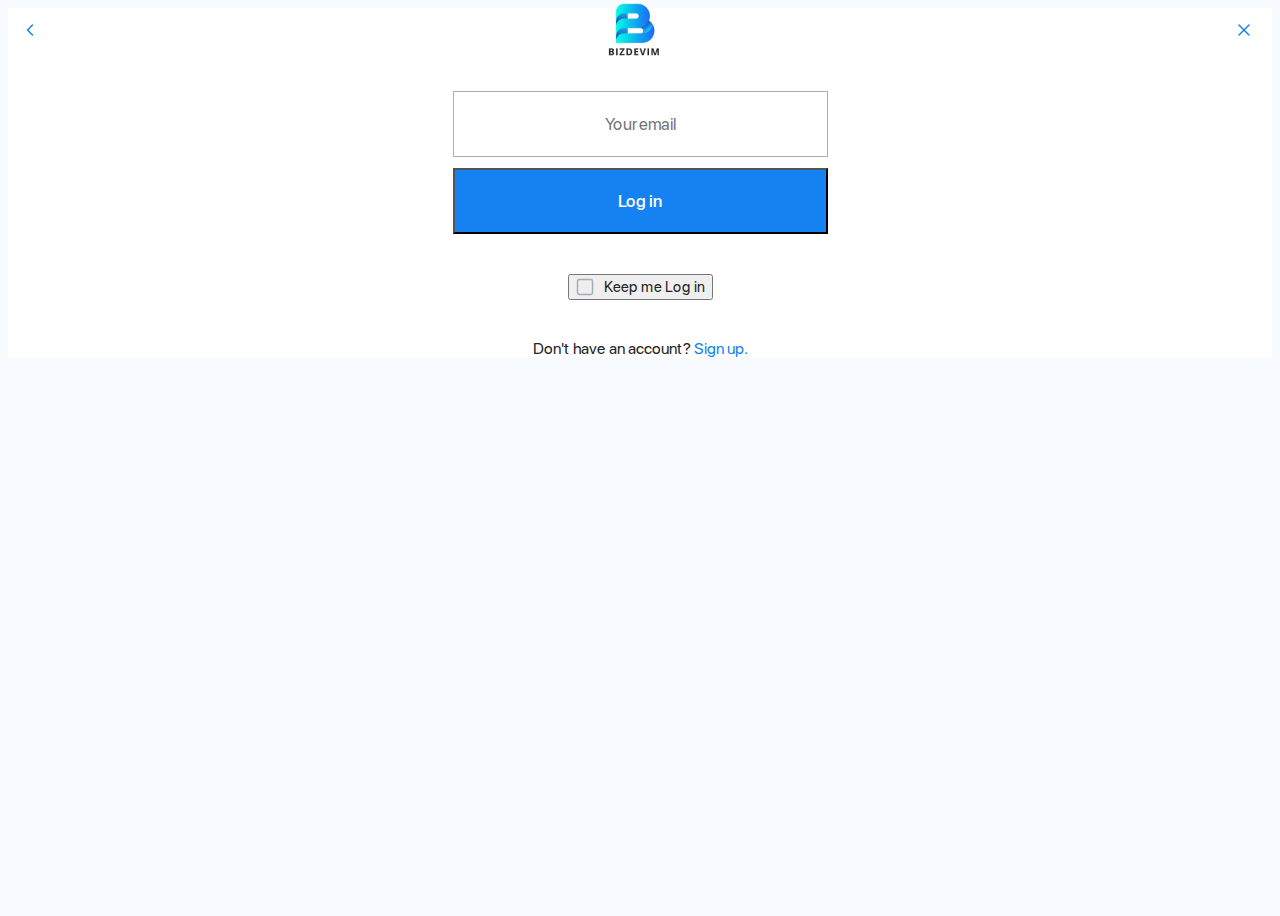
<file: pages/signin/index.html>
<!DOCTYPE html>
<html lang="en">
	<head>
		<meta charset="UTF-8" />
		<meta http-equiv="X-UA-Compatible" content="IE=edge" />
		<meta name="viewport" content="width=device-width, initial-scale=1.0" />
		<link rel="stylesheet" href="../../styles/style.css" />
		<link rel="stylesheet" href="../../styles/auth.css" />
		<link rel="stylesheet" href="../../fonts/fonts.css" />
		<title>Bizdevim</title>
	</head>
	<body>
		<header>
			<a href="#">
				<svg
					width="8"
					height="12"
					viewBox="0 0 8 12"
					fill="none"
					xmlns="http://www.w3.org/2000/svg"
				>
					<path
						d="M6.5 1L1.5 6L6.5 11"
						stroke="#1682F1"
						stroke-width="1.5"
						stroke-linecap="round"
						stroke-linejoin="round"
					/>
				</svg>
			</a>

			<a href="https://bizdevim.com/drive" class="title">
				<img src="../../assets/general/logo-mobile.png" alt="logo" />
			</a>
			<div class="header_actions">
				<svg
					width="20"
					height="20"
					viewBox="0 0 20 20"
					fill="none"
					xmlns="http://www.w3.org/2000/svg"
				>
					<path
						d="M15 5L5 15"
						stroke="#1682F1"
						stroke-width="1.5"
						stroke-linecap="round"
						stroke-linejoin="round"
					/>
					<path
						d="M5 5L15 15"
						stroke="#1682F1"
						stroke-width="1.5"
						stroke-linecap="round"
						stroke-linejoin="round"
					/>
				</svg>
			</div>
		</header>
		<div class="wrapper">
			<form class="form__container" novalidate>
				<!-- <p class={s.form__invalid} style={{ display: "block" }}></p> -->
				<input
					type="email"
					class="form__input"
					placeholder="Your email"
				/>
				<button type="submit" class="form__button">Log in</button>
			</form>
			<div class="keep_login__container">
				<button class="keep_login__btn">
					<div>
						<img src="../../assets/general/checkbox.svg" alt="" />
					</div>
					Keep me Log in
				</button>
			</div>

			<div class="link">
				<p>
					Don't have an account? <a href="./signup.html">Sign up.</a>
				</p>
			</div>
		</div>
	</body>
</html>
</file>
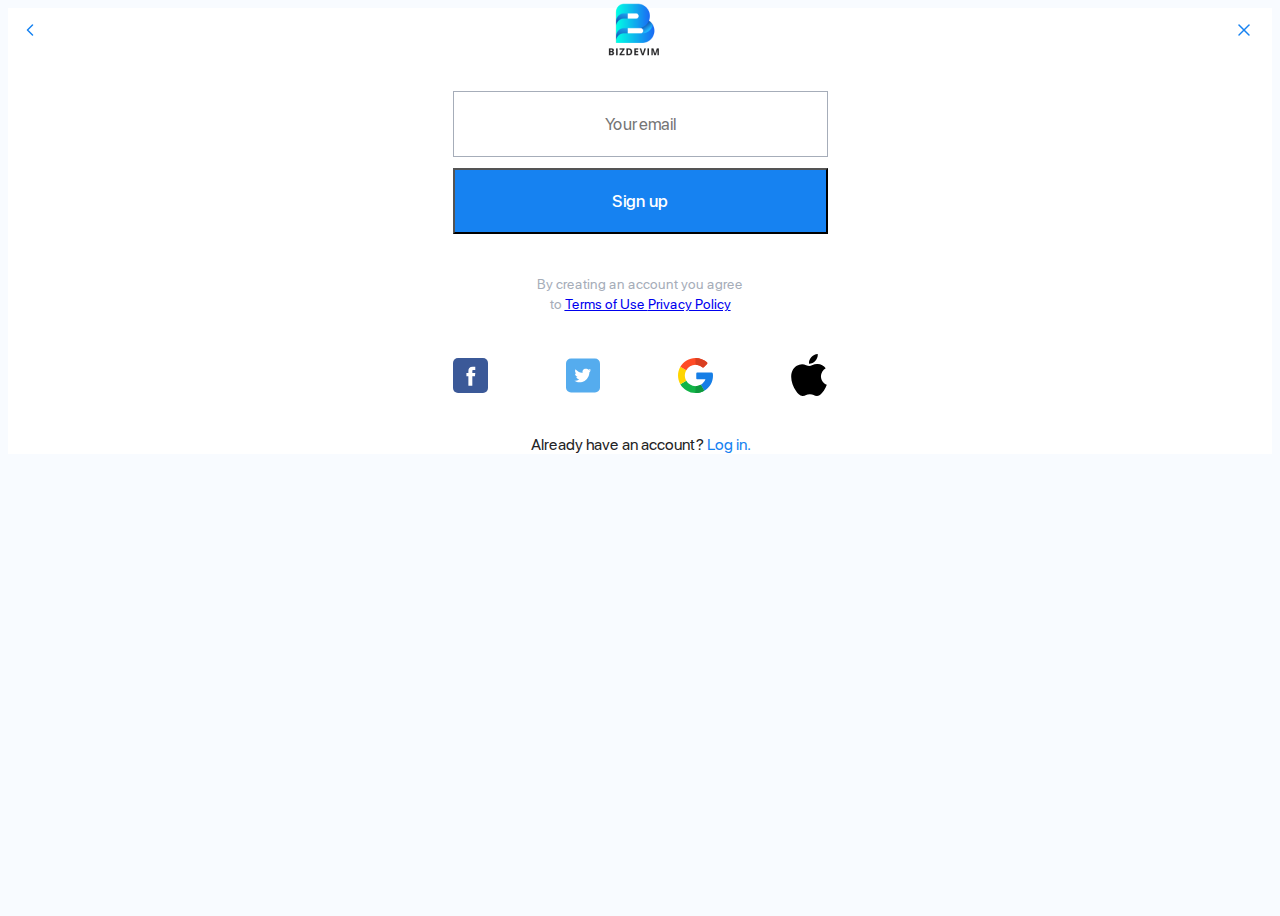
<file: pages/signup/index.html>
<!DOCTYPE html>
<html lang="en">
	<head>
		<meta charset="UTF-8" />
		<meta http-equiv="X-UA-Compatible" content="IE=edge" />
		<meta name="viewport" content="width=device-width, initial-scale=1.0" />
		<link rel="stylesheet" href="../../styles/style.css" />
		<link rel="stylesheet" href="../../styles/auth.css" />
		<link rel="stylesheet" href="../../fonts/fonts.css" />
		<title>Bizdevim</title>
	</head>
	<body>
		<div class="wrapper">
			<header>
				<a href="#">
					<svg
						width="8"
						height="12"
						viewBox="0 0 8 12"
						fill="none"
						xmlns="http://www.w3.org/2000/svg"
					>
						<path
							d="M6.5 1L1.5 6L6.5 11"
							stroke="#1682F1"
							stroke-width="1.5"
							stroke-linecap="round"
							stroke-linejoin="round"
						/>
					</svg>
				</a>

				<a href="https://bizdevim.com/drive" class="title">
					<img
						src="../../assets/general/logo-mobile.png"
						alt="logo"
					/>
				</a>
				<div class="header_actions">
					<svg
						width="20"
						height="20"
						viewBox="0 0 20 20"
						fill="none"
						xmlns="http://www.w3.org/2000/svg"
					>
						<path
							d="M15 5L5 15"
							stroke="#1682F1"
							stroke-width="1.5"
							stroke-linecap="round"
							stroke-linejoin="round"
						/>
						<path
							d="M5 5L15 15"
							stroke="#1682F1"
							stroke-width="1.5"
							stroke-linecap="round"
							stroke-linejoin="round"
						/>
					</svg>
				</div>
			</header>
			<form class="form__container" novalidate>
				<!-- <p class={s.form__invalid} style={{ display: "block" }}></p> -->
				<input
					type="email"
					class="form__input"
					placeholder="Your email"
				/>
				<button type="submit" class="form__button">Sign up</button>
			</form>
			<div class="signup__agreements">
				<p>
					By creating an account you agree <br />
					to
					<u>
						<a
							href="https://docs.google.com/document/d/1O-fYyb_qsyM0m9UsP_b6Gkxbgt5iD9k8/edit?usp=sharing&ouid=108323335326258596686&rtpof=true&sd=true"
							target="_blank"
						>
							Terms of Use
						</a>
					</u>
					<u>
						<a
							href="https://docs.google.com/document/d/1ohS9O_mPeHWom8kV5g_zHfSF2O5VfYGr/edit?usp=sharing&ouid=108323335326258596686&rtpof=true&sd=true"
							target="_blank"
						>
							Privacy Policy
						</a>
					</u>
				</p>
			</div>
			<div class="social_auth">
				<img
					src="../../assets/socials/square/Facebook-square.svg"
					alt=""
				/>
				<img src="../../assets/socials/square/Twitter-square.svg" alt="" />
				<img src="../../assets/socials/square/Google-square.svg" alt="" />
				<img src="../../assets/socials/square/Apple-square.svg" alt="" />
			</div>
			<div class="link">
				<p>
					Already have an account?
					<a href="./../signin.html">Log in.</a>
				</p>
			</div>
		</div>
	</body>
</html>
</file>
<file: styles/style.css>
html *,
body * {
  box-sizing: border-box;
  font-family: "SF Pro Display", sans-serif;
  -webkit-text-size-adjust: auto;
  -moz-text-size-adjust: auto;
  -ms-text-size-adjust: auto;
  text-size-adjust: auto;
}

html {
  font-size: 75.406%;
  line-height: 1;
}

@media (max-width: 375px) {
  html {
    font-size: 3.2vw;
  }
}
button:hover {
  cursor: pointer;
}

body {
  min-height: 100vh;
}

.top_content {
  position: -webkit-sticky;
  position: sticky;
  top: 0;
  z-index: 1000;
  background-color: #fff;
}

.wrapper {
  width: 100%;
  color: #232325;
  transition: 0.2s ease;
  position: relative;
  z-index: 1000;
  background-color: #fff;
}

.phone {
  display: none;
}

.header__title {
  font-style: normal;
  font-weight: 600;
  font-size: 1.4167rem;
  left: 50%;
  transform: translateX(-50%);
  position: absolute;
}

.header-btns {
  display: flex;
  align-items: center;
}
.header-btns button:first-of-type {
  margin-right: 2.5rem;
}
@media (max-width: 405px) {
  .header-btns button:first-of-type {
    margin-right: 2rem;
  }
}

header {
  display: flex;
  align-items: center;
  justify-content: space-between;
  position: -webkit-sticky;
  position: sticky;
  z-index: 100000;
  top: 0;
  height: 3.5833rem;
  padding: 0 1.5rem;
  background-color: #fff;
}
header button {
  padding: 0;
  display: flex;
  align-items: center;
  justify-content: center;
}
header .text_title {
  position: absolute;
  width: -webkit-fit-content;
  width: -moz-fit-content;
  width: fit-content;
}
header div {
  font-weight: 600;
  font-size: 1.25rem;
  text-align: center;
  letter-spacing: -0.408px;
  color: #232325;
}
header a {
  display: flex;
  align-items: center;
  justify-content: center;
}
header a:last-of-type {
  font-weight: 400;
  font-size: 1.33333rem;
  text-align: right;
  letter-spacing: -0.32px;
  color: #1682f1;
}

.arrow.active svg {
  transform: rotate(0deg);
}
.arrow svg {
  transition: 0.2s ease;
  width: 1rem;
  height: 1.6667rem;
  transform: rotate(180deg);
}

.header_actions {
  display: flex;
}
.header_actions button:not(:last-of-type) {
  margin-right: 2.8333rem;
}

.pencil svg {
  width: 1.5833rem;
  height: 1.5833rem;
}

.dots svg {
  width: 1.25rem;
  height: 1.3333rem;
}

.share svg {
  width: 1.75rem;
  height: 1.75rem;
}

.follow-right .dots {
  margin-right: -0.9267rem;
}

.bottom_content {
  margin-top: auto;
  background-color: #fff;
  position: fixed;
  bottom: 0;
  width: 100%;
  z-index: 100000000000000;
}

.nav {
  display: flex;
  align-items: center;
  justify-content: space-between;
  padding: 0;
  padding: 0 1.5rem;
  margin: 0;
  color: #a6adb9;
  border-top: 1px solid #f2f4f4;
}
.nav * {
  color: #a6adb9;
}

.sticky_wrapper {
  position: -webkit-sticky;
  position: sticky;
  z-index: 10000;
}
.sticky_wrapper.sticky__tabs {
  top: 3.5833rem;
  background: #fff;
}

.nav li {
  display: flex;
  flex-direction: column;
  justify-content: center;
  align-items: center;
  cursor: pointer;
  min-height: 4.0833rem;
  font-weight: 400;
  letter-spacing: 0.5px;
  font-size: 0.8333rem;
  text-align: center;
}
.nav li a {
  display: flex;
  flex-direction: column;
  justify-content: center;
  align-items: center;
}

.nav li :where(svg, img) {
  margin-bottom: 0.25rem;
}

.dots {
  width: 2.0833rem;
  display: flex;
  justify-content: flex-end;
}

.share {
  margin-right: 1rem;
}

.profile-verified {
  margin-top: 0.1667rem;
  margin-left: 0.33333rem;
  width: 0.9167rem;
}

.account {
  display: flex;
  padding: 0 1.5rem;
  padding-top: 1rem;
}
.account > div {
  display: flex;
  align-items: center;
}
.account > div .account_avatar {
  width: 3.25rem;
  margin-right: 0.6667rem;
  height: 3.25rem;
}
.account > div > div {
  display: flex;
  height: 100%;
  justify-content: space-between;
  flex-direction: column;
  font-weight: 400;
}
.account > div > div div {
  display: flex;
  align-items: center;
}
.account > div > div div.username {
  font-style: normal;
  font-weight: 600;
  font-size: 1.33333rem;
  display: flex;
  align-items: center;
  letter-spacing: -0.040045px;
  margin-bottom: 0.4167rem;
  color: #232325;
}
.account > div > div .account_company {
  font-size: 1.16048rem;
  font-weight: 400;
  color: #1682f1;
  display: flex;
  align-items: flex-end;
  white-space: nowrap;
  letter-spacing: 0.122292px;
  position: relative;
}
.account > div > div .account_company .company_position {
  margin-left: 0.4167rem;
  letter-spacing: -0.0777082px;
  color: #a6adb9;
}

.company_logo {
  width: 1.0833rem;
  height: 1.0833rem;
  margin-bottom: 0.0417rem;
  margin-right: 0.1667rem;
}

.role {
  background: #1682f1;
  border-radius: 0.8333rem;
  height: -webkit-fit-content;
  height: -moz-fit-content;
  display: flex;
  align-items: center;
  justify-content: center;
  font-weight: 600;
  font-size: 0.9167rem;
  line-height: 0.9167rem;
  color: #fff;
  margin-left: auto;
  padding: 0.1667rem 0.6667rem;
}

.intro .content__item__text {
  max-width: 28.3333rem;
}

.tags {
  padding: 0.9667rem 1.5rem;
  display: flex;
  align-items: center;
  justify-content: space-between;
}

.menu-avatar {
  width: 1.6667rem;
  height: 1.75rem;
}

.tags-btn {
  padding: 0;
  display: flex;
  align-items: center;
  margin-right: -0.1667rem;
}
.tags-btn svg {
  height: 1.75rem;
  width: 1.8333rem;
}
.tags-btn.active svg path {
  fill: #f5c82a;
  stroke: #f5c82a;
}

header .dots {
  margin-right: -0.5rem;
}

.tags-list {
  display: flex;
  font-weight: 500;
  font-size: 1.16048rem;
  color: #aeaeb2;
}

.tags-list li {
  cursor: pointer;
}

.tags-list div:not(:last-child) {
  margin-right: 0.75rem;
}

.panel {
  display: flex;
  align-items: center;
  justify-content: space-between;
  margin-bottom: 0.5rem;
  padding: 0 1.5rem;
}
.panel .visitors {
  letter-spacing: 0.6667px;
  display: flex;
}
.panel .visitors .visitors_amount {
  letter-spacing: normal;
}

.panel a {
  font-weight: 700;
  font-size: 1.16048rem;
  color: #1682f1;
  letter-spacing: 0.165753px;
}

.panel div {
  font-weight: 400;
  font-size: 1.0833rem;
  color: #aeaeb2;
}

.panel div div {
  margin-left: 0.8333rem;
}

.tab-content {
  display: none;
}

.tab-item {
  display: block;
}

.tab-content.active {
  display: block;
}

.tab-item.active {
  color: #232325;
}

.tabs__buttons {
  height: 2.9167rem;
  width: 100%;
  display: flex;
  position: relative;
  justify-content: space-between;
  -ms-overflow-style: none;
  scrollbar-width: none;
  overflow-x: scroll;
}

.tabs__wrapper {
  overflow: hidden;
  margin: 0 1.5rem;
}

.tabs__buttons {
  -ms-overflow-style: none;
  /* for Internet Explorer, Edge */
  scrollbar-width: none;
  /* for Firefox */
  overflow-x: scroll;
}
.tabs__buttons::-webkit-scrollbar {
  display: none;
  /* for Chrome, Safari, and Opera */
}
.tabs__buttons button {
  padding: 0;
}
.tabs__buttons button:not(:last-of-type),
.tabs__buttons button:not(:first-of-type) {
  outline: none;
}
.tabs__buttons button:first-of-type {
  margin: 0;
  outline: none;
}
.tabs__buttons button:last-of-type {
  margin: 0;
  outline: none;
}

.tabs__buttons button {
  display: flex;
  align-items: center;
  justify-content: center;
  font-weight: 600;
  font-size: 1.25rem;
  text-align: center;
  position: relative;
  color: #a6adb9;
}

.tabs__buttons button::after {
  content: "";
  position: absolute;
  bottom: 0;
  width: 3.6667rem;
  background: #e1eef4;
  border-radius: 7.85196px 7.85196px 0px 0px;
  transition: 0.2s ease;
  height: 0;
}

.tabs__buttons button.active::after {
  height: 0.25rem;
}

.follow {
  background: #f9f9f9;
  padding: 0 1.5rem;
  display: flex;
  justify-content: space-between;
  align-items: center;
  z-index: 1000;
  border: 1px solid #f9f9f9;
}
.follow.active {
  background: #fff;
}

.search svg {
  width: 1.5rem;
}

.wave svg {
  width: 1.25rem;
}

.follow-left {
  display: flex;
  align-items: center;
}

.follow-right {
  display: flex;
  align-items: center;
  justify-content: space-between;
}
.follow-right button {
  display: flex;
  align-items: center;
  justify-content: center;
}
.follow-right button:nth-of-type(2) {
  margin: 0 2.25rem;
}

.followBtn.active {
  color: #a6adb9;
}

.follow-left button {
  font-weight: 600;
  font-size: 1.16048rem;
  letter-spacing: 0.56 0.9167rem;
  padding: 0;
  color: #1682f1;
}
.follow-left button:first-of-type {
  padding: 0;
  height: 3.6667rem;
  padding-right: 1.25rem;
}

.follow-rigth button:not(:last-child) {
  margin-right: 1.33333rem;
}

.social {
  padding-top: 0.8333rem;
  padding-bottom: 1.75rem;
  display: flex;
  overflow-x: scroll;
  -ms-overflow-style: none;
  /* for Internet Explorer, Edge */
  scrollbar-width: none;
  /* for Firefox */
  overflow-x: scroll;
  background-color: #fff;
}
.social::-webkit-scrollbar {
  display: none;
  /* for Chrome, Safari, and Opera */
}

.social a {
  text-decoration: none;
  font-weight: 400;
  font-size: 0.8333rem;
  color: #d5d5d5;
  display: flex;
  flex-direction: column;
  align-items: center;
  margin: 0 2.4417rem;
}
.social a:last-of-type {
  margin-right: 0;
}
.social a:first-of-type {
  margin-left: 0;
}
.social a svg {
  width: 1.75rem;
  height: 1.75rem;
  margin-bottom: 2px;
}

.content .content__item {
  margin-bottom: 1.25rem;
}
.content .content__item div {
  display: flex;
  justify-content: space-between;
}
.content .content__item div a {
  color: #1682f1;
}
.content .content__item div:first-of-type {
  letter-spacing: 0.265753px;
  font-weight: 400;
}
.content .phones {
  margin-bottom: 1.4167rem;
}
.content .phones div:last-of-type {
  -webkit-filter: blur(0.5rem);
  filter: blur(0.5rem);
}
.content .web div:last-of-type,
.content .email div:last-of-type {
  color: #1682f1;
}
.content .location div {
  margin-top: 1.16048rem;
  font-weight: 600;
}
.content .content__item__text {
  color: #232325;
  font-weight: 500;
  font-size: 1.0675rem;
  margin-top: 0.5833rem;
  letter-spacing: 0.265753px;
}

.nav li.active {
  color: #1682f1;
}

.nav li.active svg {
  fill: #e1eef4;
}

.nav li:last-of-type {
  margin-right: -0.6667rem;
}

.nav li.active svg path {
  stroke: #1682f1;
}

.blur {
  position: relative;
}

.blur::before {
  content: "";
  position: absolute;
  top: 0;
  left: 0;
  background: rgba(255, 255, 255, 0.4);
  backdrop-filter: blur(5.02254px);
  -webkit-backdrop-filter: blur(5.02254px);
  width: 12.905rem;
  height: 1.395rem;
}

.tabs__content {
  max-height: 41rem;
  overflow-y: auto;
}

.crop-name {
  overflow: hidden;
  white-space: nowrap;
  text-overflow: ellipsis;
  max-width: 4.4167rem;
}

.tabs__content::-webkit-scrollbar {
  display: none;
}

.tabs__content {
  -ms-overflow-style: none;
  scrollbar-width: none;
}

.socials {
  display: flex;
  align-items: flex-end;
  justify-content: space-between;
  margin-top: 3.75rem;
}

.socials img {
  width: 3rem;
}

.agreements {
  margin-top: 3.3333rem;
  font-weight: 400;
  font-size: 1.16048rem;
  text-align: center;
  color: #a6adb9;
}

.agreements a:visited,
.agreements a:checked {
  color: #a6adb9;
}

.company_name {
  max-width: 15.1667rem;
  white-space: nowrap;
  overflow: hidden;
  text-overflow: ellipsis;
}

.login {
  color: #232325;
  font-weight: 400;
  font-size: 1.33333rem;
  text-align: center;
  margin-top: 3.3333rem;
}

.login button {
  text-align: center;
  color: #1682f1;
  background: none;
  border: none;
}
</file>
<file: styles/account.css>
.content.profile-tab, .content.social-tab, .content.tab-menu-tab {
  display: none;
  padding: 0 1.5rem;
}
.content.tab-menu-tab {
  padding: 0;
}
.content.active {
  display: block;
}
.content.invisible {
  display: none;
}

.content__wrapper {
  position: relative;
  font-weight: 500;
  font-size: 1.16048rem;
  letter-spacing: 0.0657531px;
  color: #aeaeb2;
  padding-bottom: 6.5333rem;
}

.social_list {
  display: flex;
  flex-direction: column;
}

.social__item {
  display: flex;
  justify-content: space-between;
  align-items: center;
  margin: 1rem 0;
}
.social__item .item__name {
  margin-left: 0.8333rem;
  margin-right: 0.4167rem;
}
.social__item.active .item__name,
.social__item.active .item__counter {
  color: #232325;
}
.social__item div:first-of-type {
  display: flex;
  align-items: center;
}

.item__icon {
  width: 1.6667rem;
  height: 1.6667rem;
}

.item__name {
  font-weight: 500;
  font-size: 1.0833rem;
}

.item__counter {
  font-weight: 400;
  font-size: 1.0833rem;
  letter-spacing: 0.066px;
  color: #aeaeb2;
}

.item__link {
  font-weight: 400;
  font-size: 1.0833rem;
}

.tab-menu__title {
  font-weight: 600;
  font-size: 1.16048rem;
  letter-spacing: 0.0600113px;
  color: #232325;
  display: none;
}
#tab_menu.active ~ .tab-menu__title {
  display: block;
}

.active ~ .followBtn {
  display: none;
}

.tab-menu__item {
  width: 100%;
  display: flex;
  align-items: center;
  justify-content: space-between;
  padding: 1rem 1.5rem;
  transition: 0.2s ease;
}
.tab-menu__item div:first-of-type {
  display: flex;
  align-items: center;
}
.tab-menu__item div:first-of-type .item__title {
  margin-left: 0.8333rem;
}
.tab-menu__item:hover {
  background-color: #f5f5f5;
}
.tab-menu__item .item__title {
  font-weight: 600;
  font-size: 1.16048rem;
  letter-spacing: 0.0600113px;
  color: #232325;
}

.tab-menu-tab {
  background-color: #fff;
  width: 100%;
  height: 100%;
}
</file>
<file: fonts/fonts.css>
@font-face {
	font-family: "SF Pro Display";
	src: url("SFProDisplay-Bold.ttf") format("truetype");
	font-weight: bold;
	font-style: normal;
	font-display: swap;
}

@font-face {
	font-family: "SF Pro Display";
	src: url("SFProDisplay-BlackItalic.ttf") format("truetype");
	font-weight: 900;
	font-style: italic;
	font-display: swap;
}

@font-face {
	font-family: "SF Pro Display";
	src: url("SFProDisplay-Black.ttf") format("truetype");
	font-weight: 900;
	font-style: normal;
	font-display: swap;
}

@font-face {
	font-family: "SF Pro Display";
	src: url("SFProDisplay-Heavy.ttf") format("truetype");
	font-weight: 900;
	font-style: normal;
	font-display: swap;
}

@font-face {
	font-family: "SF Pro Display";
	src: url("SFProDisplay-HeavyItalic.ttf") format("truetype");
	font-weight: 900;
	font-style: italic;
	font-display: swap;
}

@font-face {
	font-family: "SF Pro Display";
	src: url("SFProDisplay-LightItalic.ttf") format("truetype");
	font-weight: 300;
	font-style: italic;
	font-display: swap;
}

@font-face {
	font-family: "SF Pro Display";
	src: url("SFProDisplay-Light.ttf") format("truetype");
	font-weight: 300;
	font-style: normal;
	font-display: swap;
}

@font-face {
	font-family: "SF Pro Display";
	src: url("SFProDisplay-MediumItalic.ttf") format("truetype");
	font-weight: 500;
	font-style: italic;
	font-display: swap;
}

@font-face {
	font-family: "SF Pro Display";
	src: url("SFProDisplay-Medium.ttf") format("truetype");
	font-weight: 500;
	font-style: normal;
	font-display: swap;
}

@font-face {
	font-family: "SF Pro Display";
	src: url("SFProDisplay-Regular.ttf") format("truetype");
	font-weight: normal;
	font-style: normal;
	font-display: swap;
}

@font-face {
	font-family: "SF Pro Display";
	src: url("SFProDisplay-RegularItalic.ttf") format("truetype");
	font-weight: normal;
	font-style: italic;
	font-display: swap;
}

@font-face {
	font-family: "SF Pro Display";
	src: url("SFProDisplay-Semibold.ttf") format("truetype");
	font-weight: 600;
	font-style: normal;
	font-display: swap;
}

@font-face {
	font-family: "SF Pro Display";
	src: url("SFProDisplay-SemiboldItalic.ttf") format("truetype");
	font-weight: 600;
	font-style: italic;
	font-display: swap;
}

@font-face {
	font-family: "SF Pro Display";
	src: url("SFProDisplay-ThinItalic.ttf") format("truetype");
	font-weight: 100;
	font-style: italic;
	font-display: swap;
}

@font-face {
	font-family: "SF Pro Display";
	src: url("SFProDisplay-Thin.ttf") format("truetype");
	font-weight: 100;
	font-style: normal;
	font-display: swap;
}

@font-face {
	font-family: "SF Pro Display";
	src: url("SFProDisplay-Ultralight.ttf") format("truetype");
	font-weight: 100;
	font-style: normal;
	font-display: swap;
}

@font-face {
	font-family: "SF Pro Display";
	src: url("SFProDisplay-UltralightItalic.ttf") format("truetype");
	font-weight: 100;
	font-style: italic;
	font-display: swap;
}

@font-face {
	font-family: "SF Pro Text";
	src: url("SFProText-Bold.ttf") format("truetype");
	font-weight: bold;
	font-style: normal;
	font-display: swap;
}

@font-face {
	font-family: "SF Pro Text";
	src: url("SFProText-BoldItalic.ttf") format("truetype");
	font-weight: bold;
	font-style: italic;
	font-display: swap;
}

@font-face {
	font-family: "SF Pro Text";
	src: url("SFProText-HeavyItalic.ttf") format("truetype");
	font-weight: 900;
	font-style: italic;
	font-display: swap;
}

@font-face {
	font-family: "SF Pro Text";
	src: url("SFProText-Heavy.ttf") format("truetype");
	font-weight: 900;
	font-style: normal;
	font-display: swap;
}

@font-face {
	font-family: "SF Pro Text";
	src: url("SFProText-Light.ttf") format("truetype");
	font-weight: 300;
	font-style: normal;
	font-display: swap;
}

@font-face {
	font-family: "SF Pro Text";
	src: url("SFProText-LightItalic.ttf") format("truetype");
	font-weight: 300;
	font-style: italic;
	font-display: swap;
}

@font-face {
	font-family: "SF Pro Text";
	src: url("SFProText-Medium.ttf") format("truetype");
	font-weight: 500;
	font-style: normal;
	font-display: swap;
}

@font-face {
	font-family: "SF Pro Text";
	src: url("SFProText-MediumItalic.ttf") format("truetype");
	font-weight: 500;
	font-style: italic;
	font-display: swap;
}

@font-face {
	font-family: "SF Pro Text";
	src: url("SFProText-Regular.ttf") format("truetype");
	font-weight: normal;
	font-style: normal;
	font-display: swap;
}

@font-face {
	font-family: "SF Pro Text";
	src: url("SFProText-RegularItalic.ttf") format("truetype");
	font-weight: normal;
	font-style: italic;
	font-display: swap;
}

@font-face {
	font-family: "SF Pro Text";
	src: url("SFProText-Semibold.ttf") format("truetype");
	font-weight: 600;
	font-style: normal;
	font-display: swap;
}

@font-face {
	font-family: "SF Pro Text";
	src: url("SFProText-SemiboldItalic.ttf") format("truetype");
	font-weight: 600;
	font-style: italic;
	font-display: swap;
}
</file>
<file: styles/home.css>
.home__actions {
  display: flex;
  flex-direction: column;
}

.commentators img {
  height: 15px;
  width: 15px;
  border: 0.5px solid #fff;
  border-radius: 50%;
}
.commentators img:first-of-type {
  z-index: 1;
}
.commentators img:nth-of-type(2) {
  margin: 0 -3px;
  z-index: 0;
}

.home__actions {
  padding: 0 16px;
  background: #fff;
  padding-bottom: 25px;
}
.home__actions .actions__btns {
  margin-top: 20px;
  display: grid;
  grid-template-columns: 1fr 1fr;
  grid-template-rows: 1fr 1fr;
  gap: 10px 10px;
}
@media (min-width: 670px) {
  .home__actions .actions__btns {
    display: flex;
  }
}
.home__actions .actions__btns a {
  background: #ffffff;
  box-shadow: 0px 1.96164px 12.7506px rgba(0, 0, 0, 0.06);
  border-radius: 30px;
  padding: 10px 23px;
  display: flex;
  align-items: center;
  justify-content: flex-start;
}
.home__actions .actions__btns a span {
  margin-left: 5px;
  font-weight: 500;
  font-size: 12px;
  line-height: 13px;
  color: #a6adb9;
}

.home__links {
  padding: 0 16px;
  background: #fff;
  padding-bottom: 25px;
}
.home__links .links__btns {
  margin-top: 20px;
  display: grid;
  grid-template-columns: 1fr 1fr 1fr;
  grid-template-rows: 1fr 1fr;
  gap: 10px 10px;
}
@media (min-width: 670px) {
  .home__links .links__btns {
    display: flex;
  }
}
.home__links .links__btns a {
  background: #ffffff;
  box-shadow: 0px 1.96164px 12.7506px rgba(0, 0, 0, 0.06);
  border-radius: 30px;
  padding: 10px 0;
  display: flex;
  align-items: center;
  justify-content: center;
  font-weight: 500;
  font-size: 13px;
  line-height: 13px;
  color: #a6adb9;
}

.tabs {
  border-bottom: 1px solid #f2f4f4;
  margin-bottom: 20px;
}

.home__timeline .title {
  margin-left: 16px;
}

.tabs__buttons {
  justify-content: unset;
}

.title {
  display: flex;
  flex-direction: column;
  font-family: "SF Pro Display";
  font-style: normal;
  font-weight: 500;
  font-size: 15px;
  line-height: 22px;
  letter-spacing: -0.408px;
  color: #232325;
}
.title span {
  font-weight: 400;
  font-size: 12px;
  line-height: 13px;
  color: #a6adb9;
}

.item {
  width: 100%;
  margin-bottom: 15px;
}
.item hr {
  height: 1px;
  border: none;
  margin: 0 16px;
  margin-top: 5px;
  background-color: #f2f4f4;
}
.item .action__info {
  display: flex;
  align-items: center;
  justify-content: space-between;
  font-size: 13px;
  padding: 0 16px;
  margin-bottom: 5px;
}
.item .action__info span {
  font-weight: 400;
  letter-spacing: -0.0777082px;
  color: #a6adb9;
}
.item .action__info div {
  display: flex;
  align-items: center;
}
.item .action__info div a {
  letter-spacing: -0.0777082px;
  color: #1682f1;
}
.item .action__info div img {
  width: 20px;
  height: 20px;
}
.item .activities {
  padding: 0 16px;
  font-size: 11px;
  line-height: 16px;
  color: #aeaeb2;
  display: flex;
  align-items: center;
  justify-content: space-between;
}
.item .activities div {
  display: flex;
  align-items: center;
}
.item .activities div svg {
  margin-right: 5px;
}
</file>
<file: styles/auth.css>
body {
  background-color: #f8fbff;
}

.form__container {
  max-width: 375px;
  margin: auto;
  display: flex;
  align-items: center;
  flex-direction: column;
  padding-top: 40px;
}
.form__container .form__input {
  width: 100%;
  height: 66px;
  background: #ffffff;
  border: 1px solid #a6adb9;
  margin-bottom: 11px;
  font-style: normal;
  font-weight: 400;
  font-size: 17px;
  line-height: 50px;
  text-align: center;
  letter-spacing: -0.24px;
  color: #232325;
}
.form__container .form__button {
  width: 100%;
  height: 66px;
  background: #1682f1;
  font-weight: 500;
  font-size: 17px;
  line-height: 50px;
  text-align: center;
  letter-spacing: -0.24px;
  color: #ffffff;
}

.keep_login__container {
  display: flex;
  justify-content: center;
  margin-top: 40px;
}
.keep_login__container button {
  display: flex;
  align-items: center;
  font-style: normal;
  font-weight: 400;
  font-size: 15px;
  line-height: 20px;
  color: #232325;
}
.keep_login__container button div {
  display: flex;
  align-items: center;
  width: 20px;
  height: 20px;
  margin-right: 8px;
}

.link p {
  color: #232325;
  font-weight: 400;
  font-size: 16px;
  line-height: 18px;
  text-align: center;
  margin-top: 40px;
}
.link a {
  text-decoration: none;
  text-align: center;
  color: #1682f1;
  background: none;
  border: none;
}

.signup__agreements {
  margin-top: 40px;
}
.signup__agreements p {
  font-weight: 400;
  font-size: 14px;
  line-height: 20px;
  text-align: center;
  color: #a6adb9;
}

.social_auth {
  margin: auto;
  max-width: 375px;
  margin-top: 40px;
  display: flex;
  align-items: center;
  justify-content: space-between;
}
</file>
